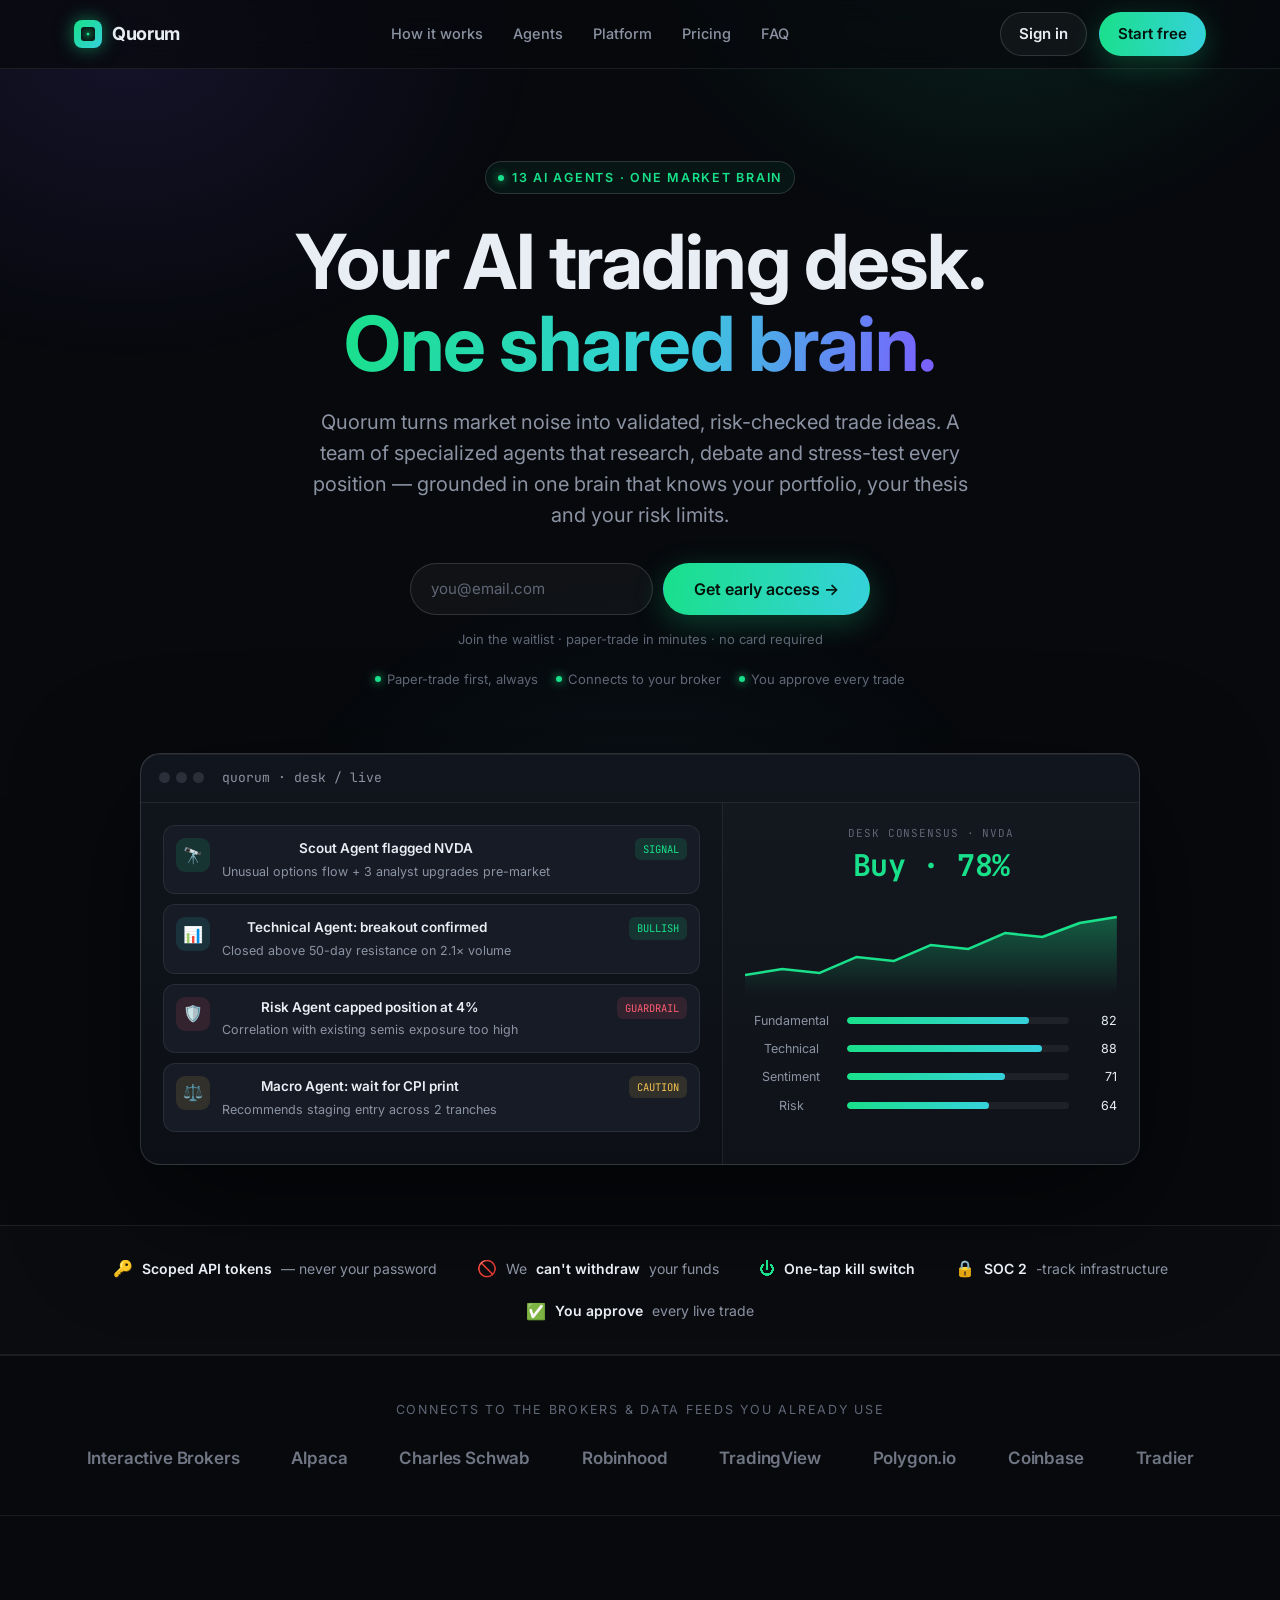
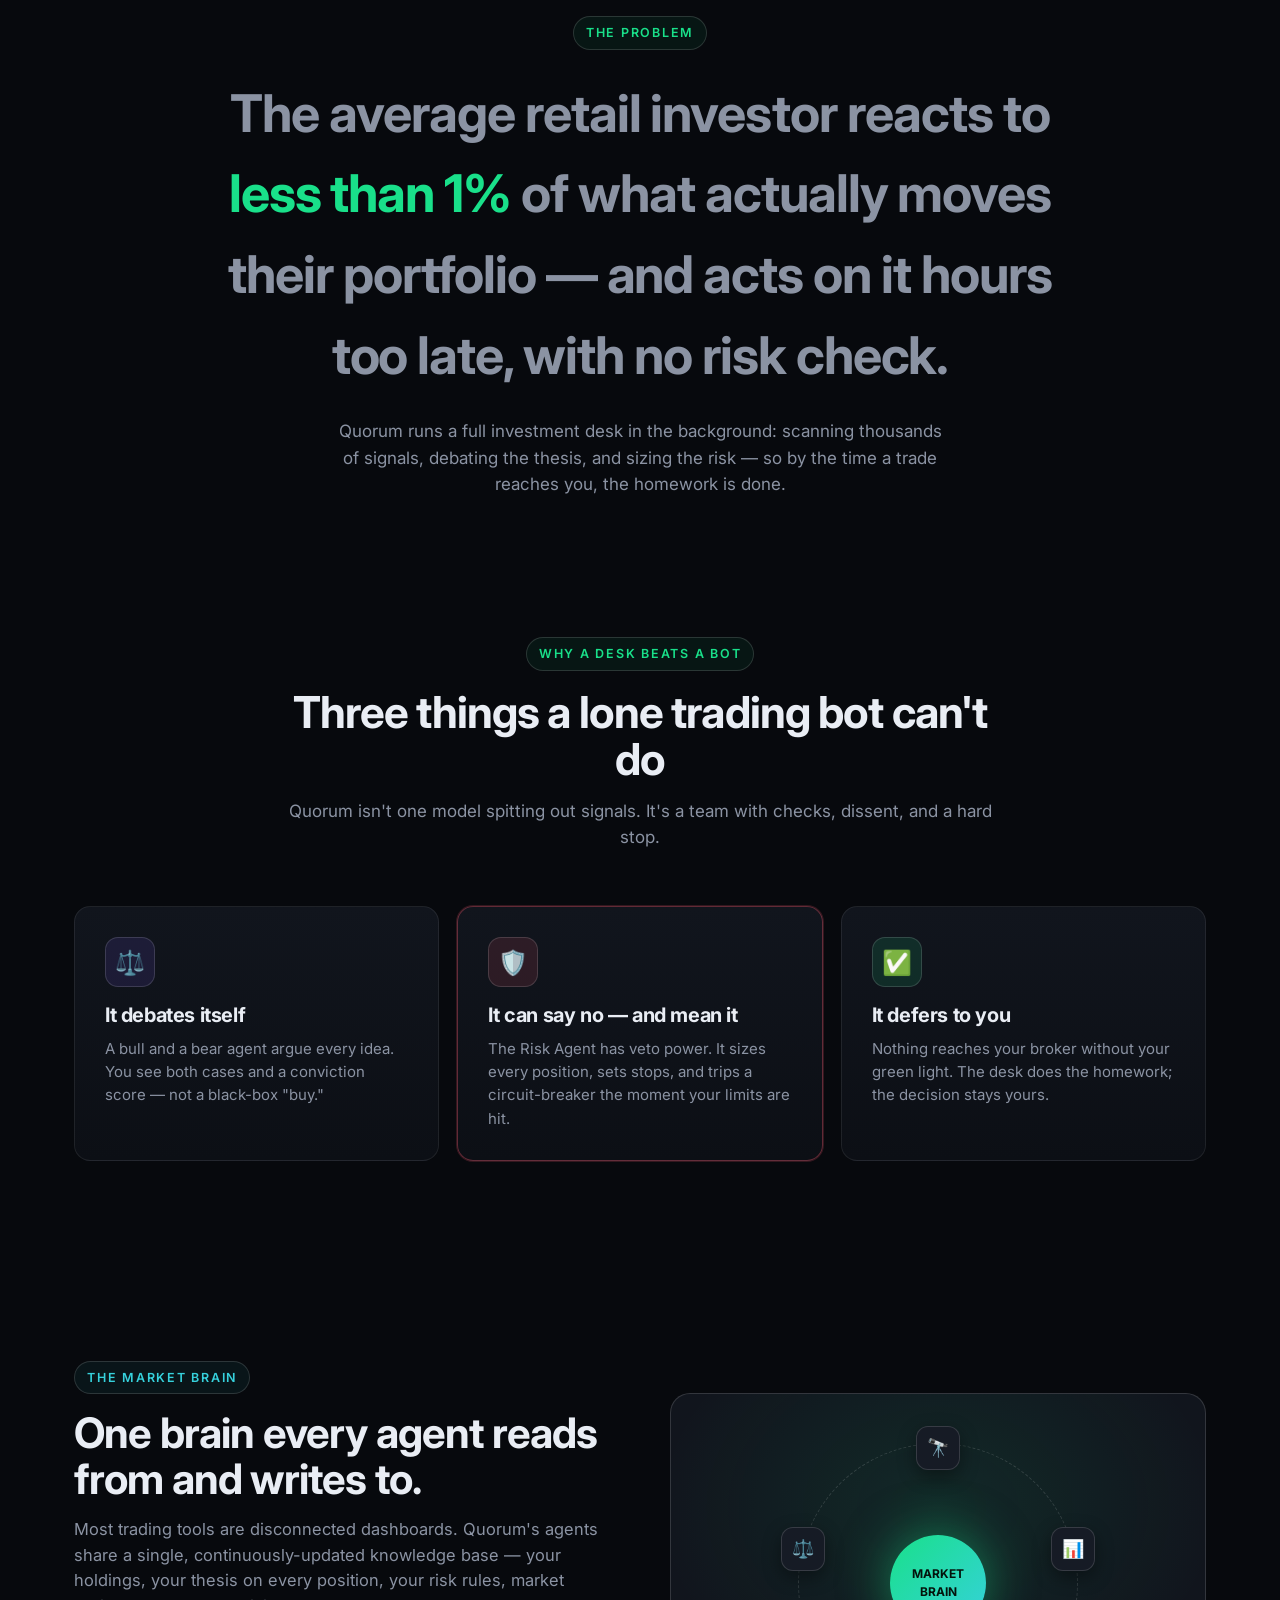
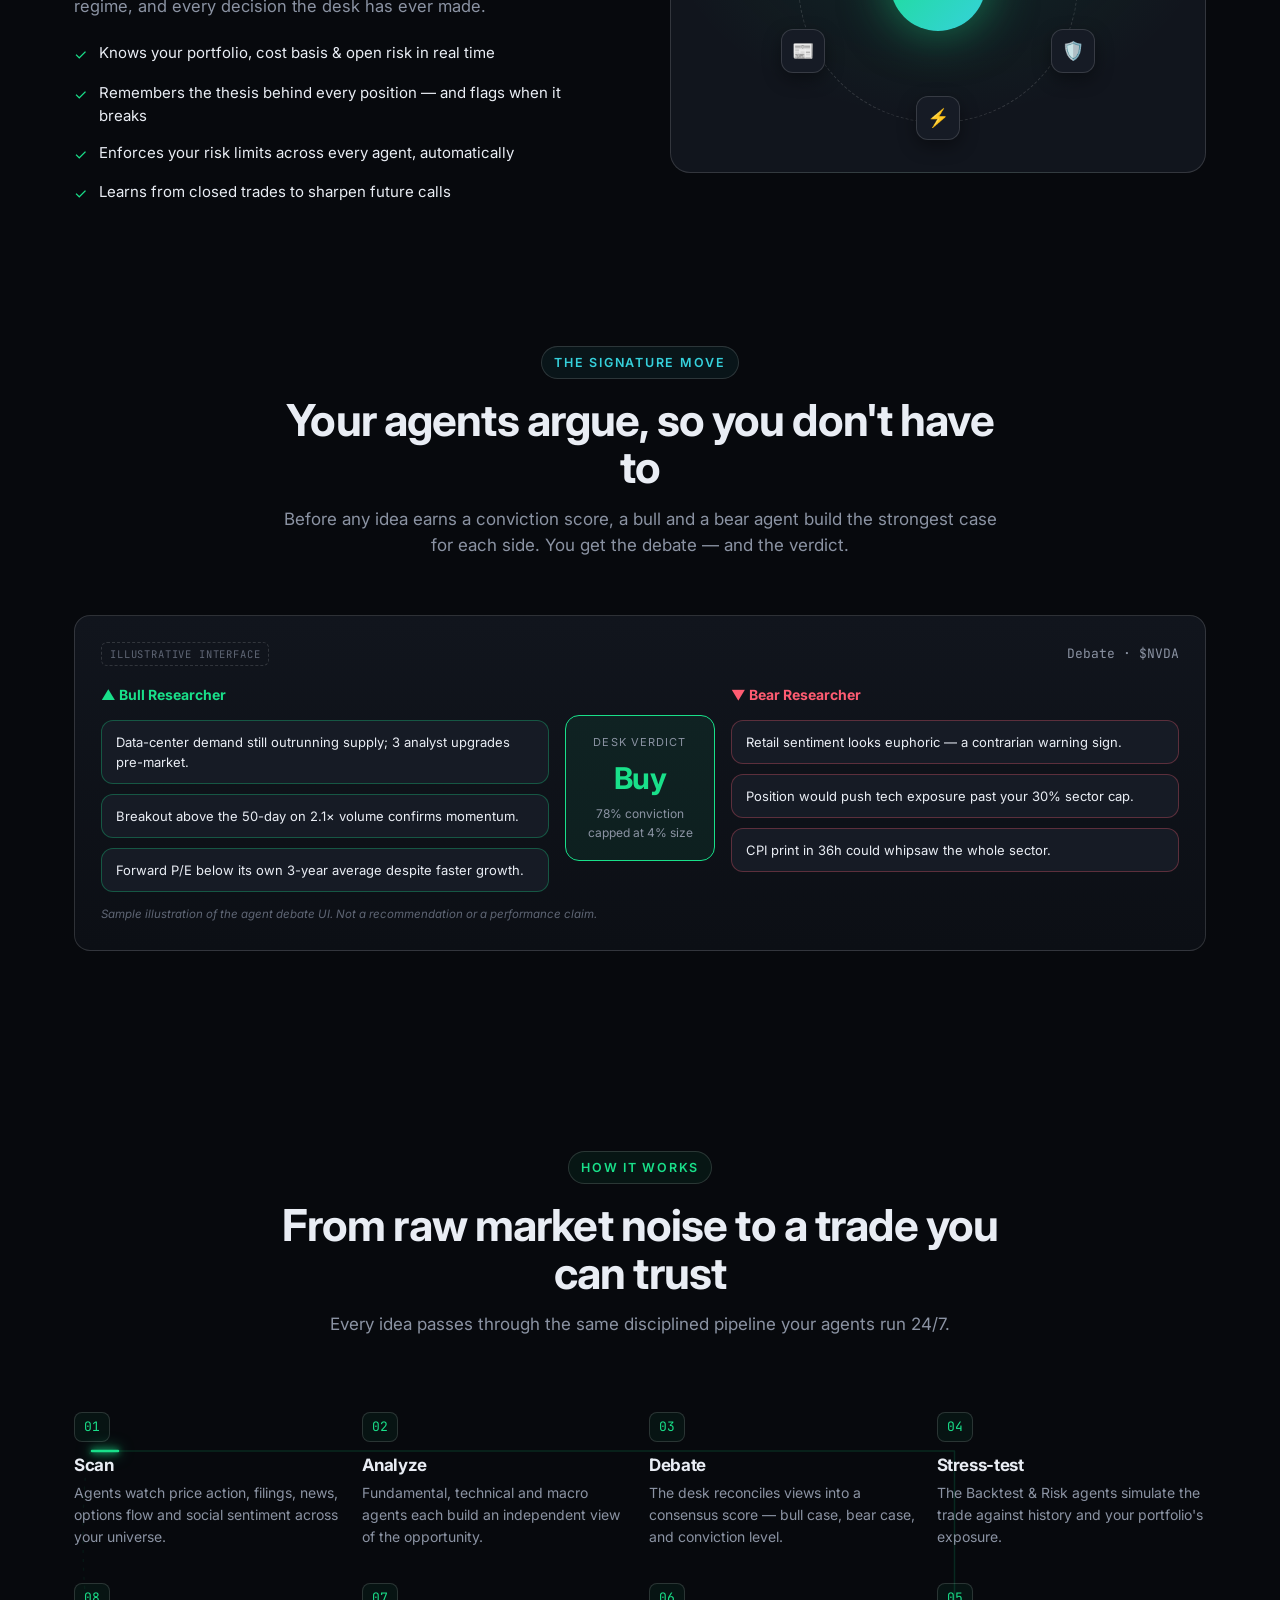
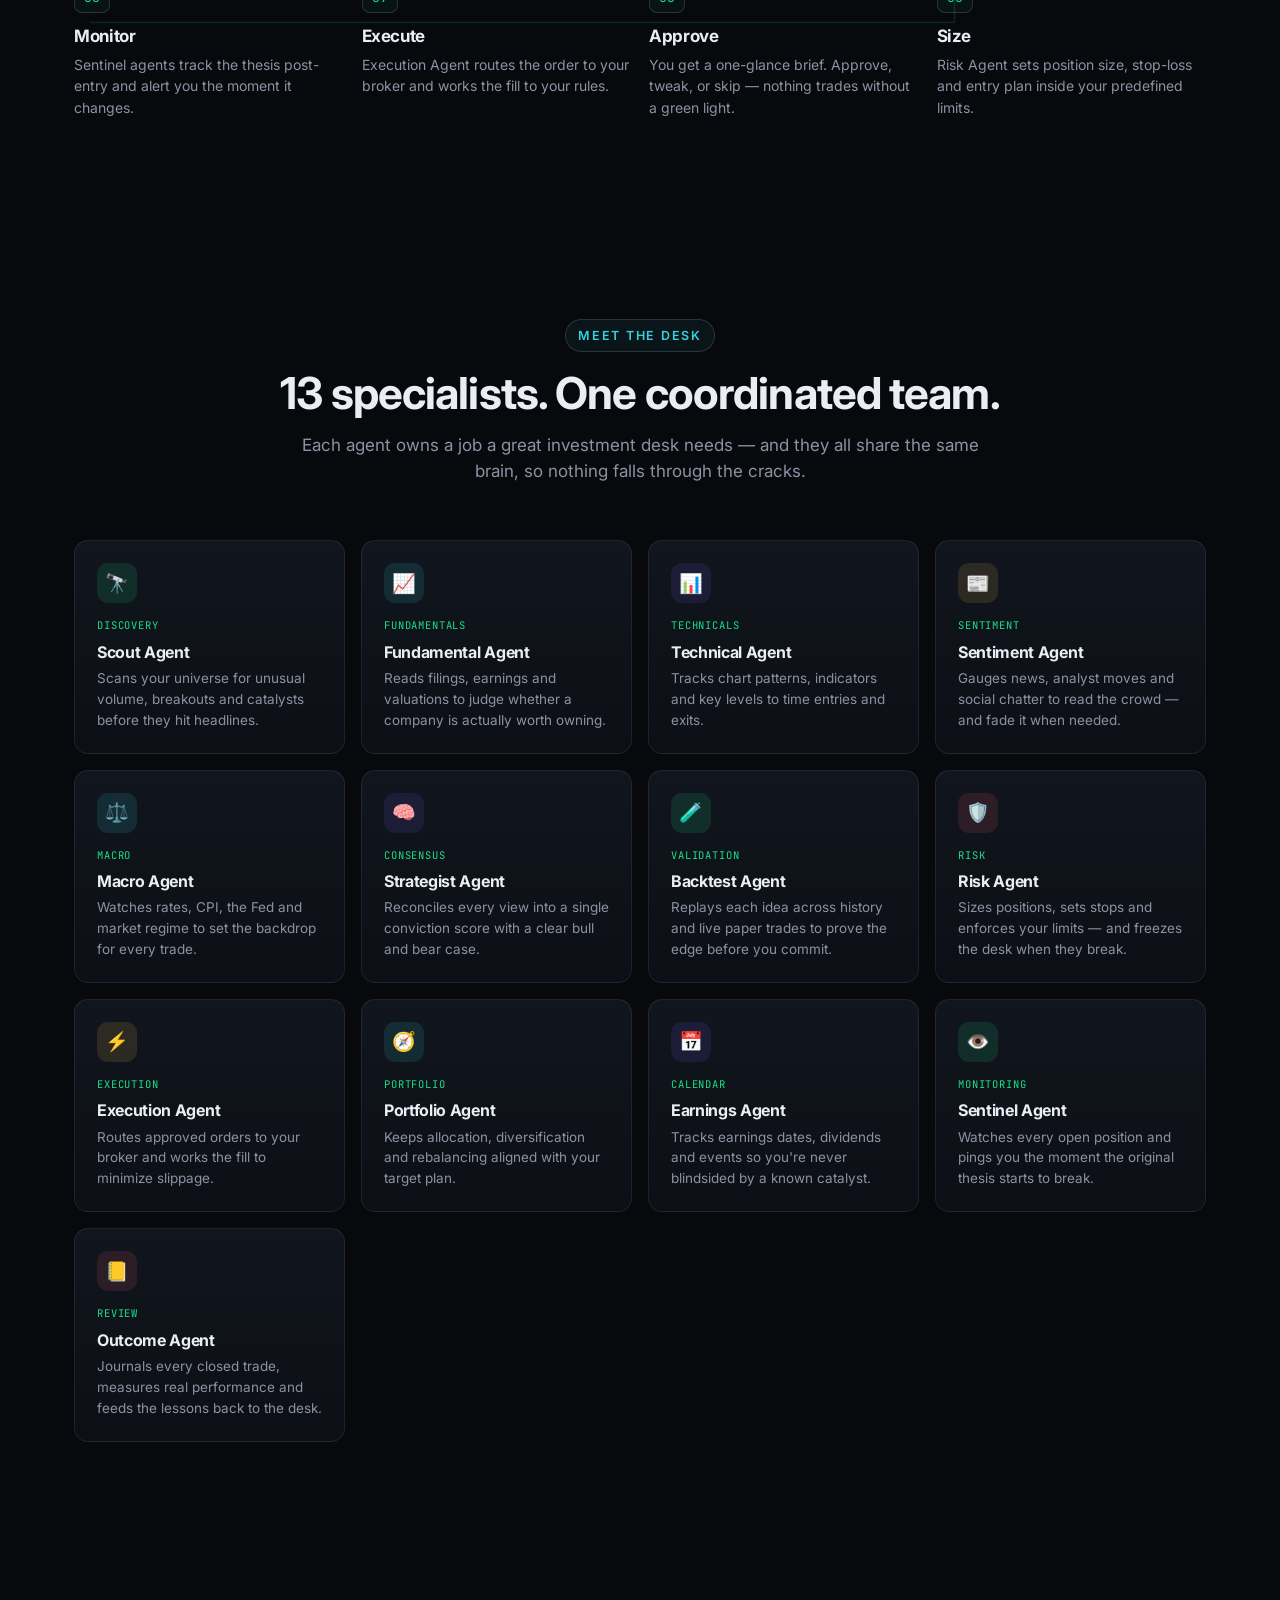
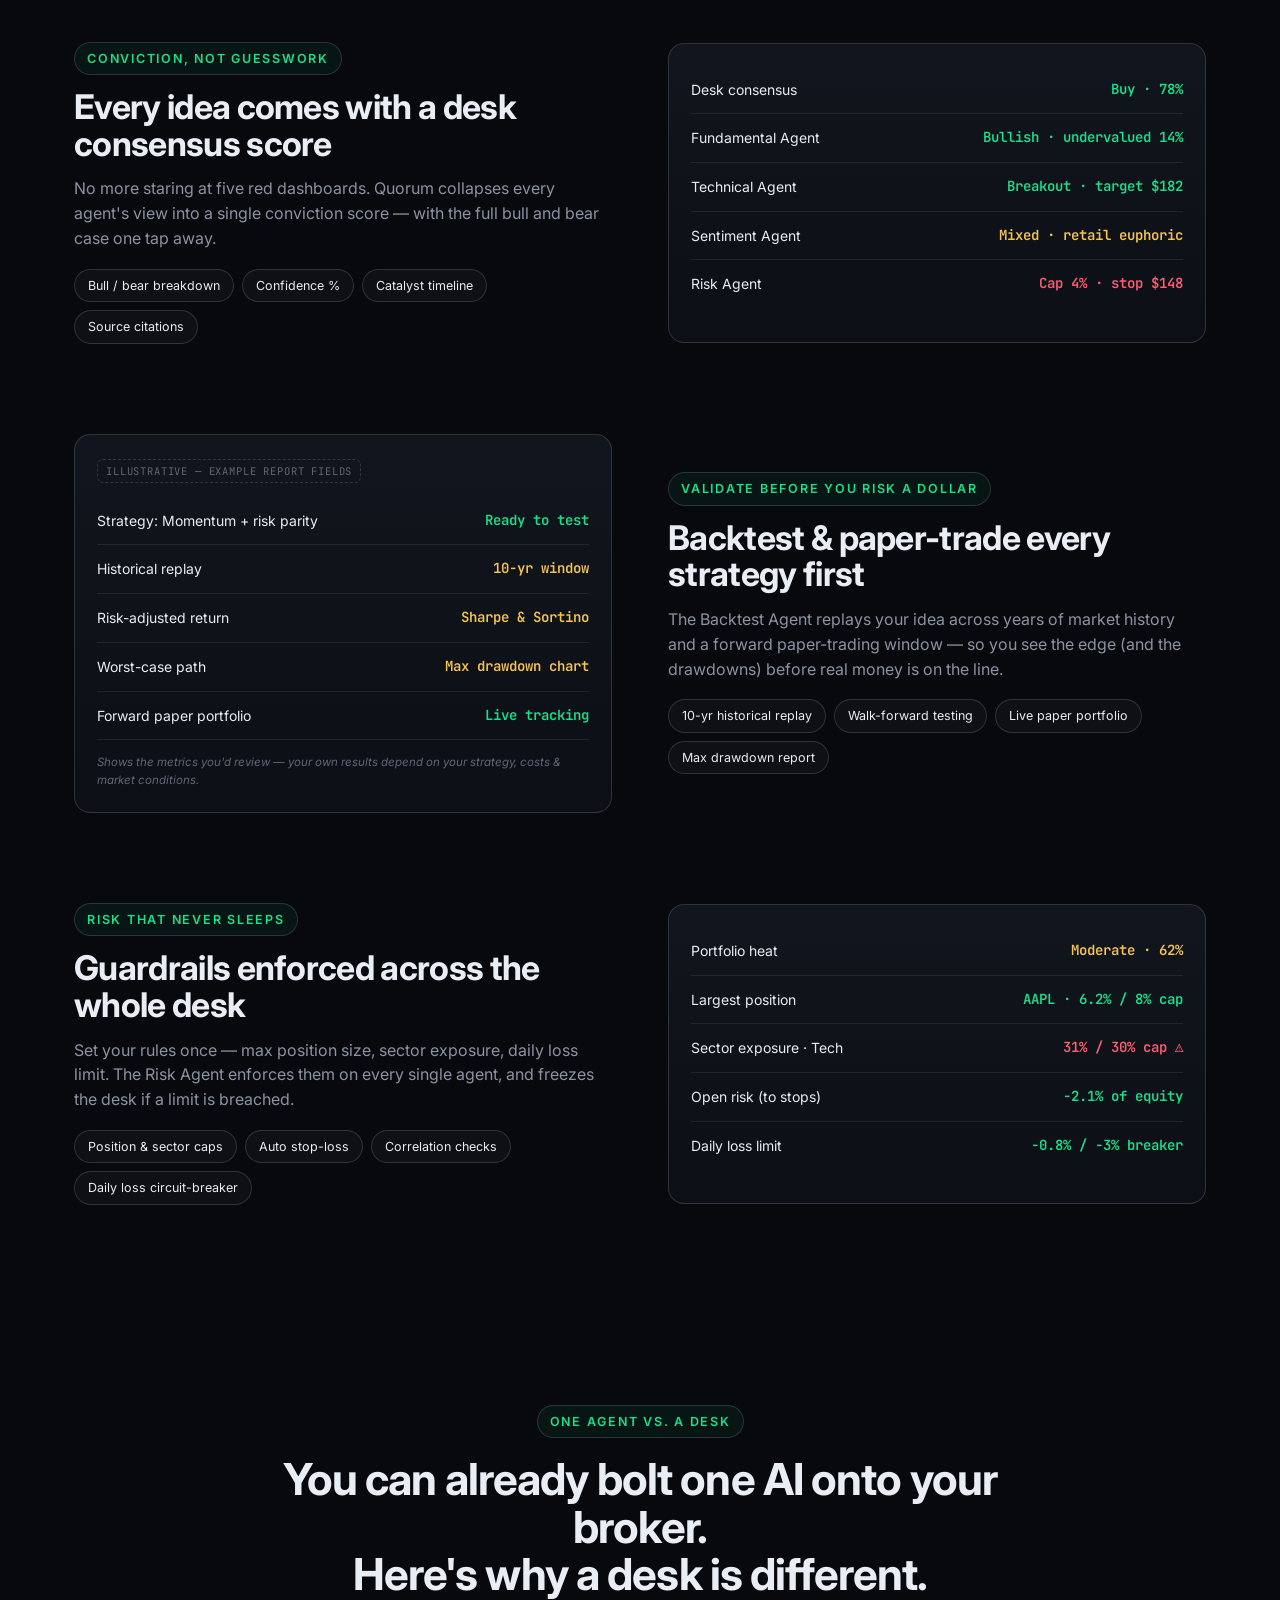
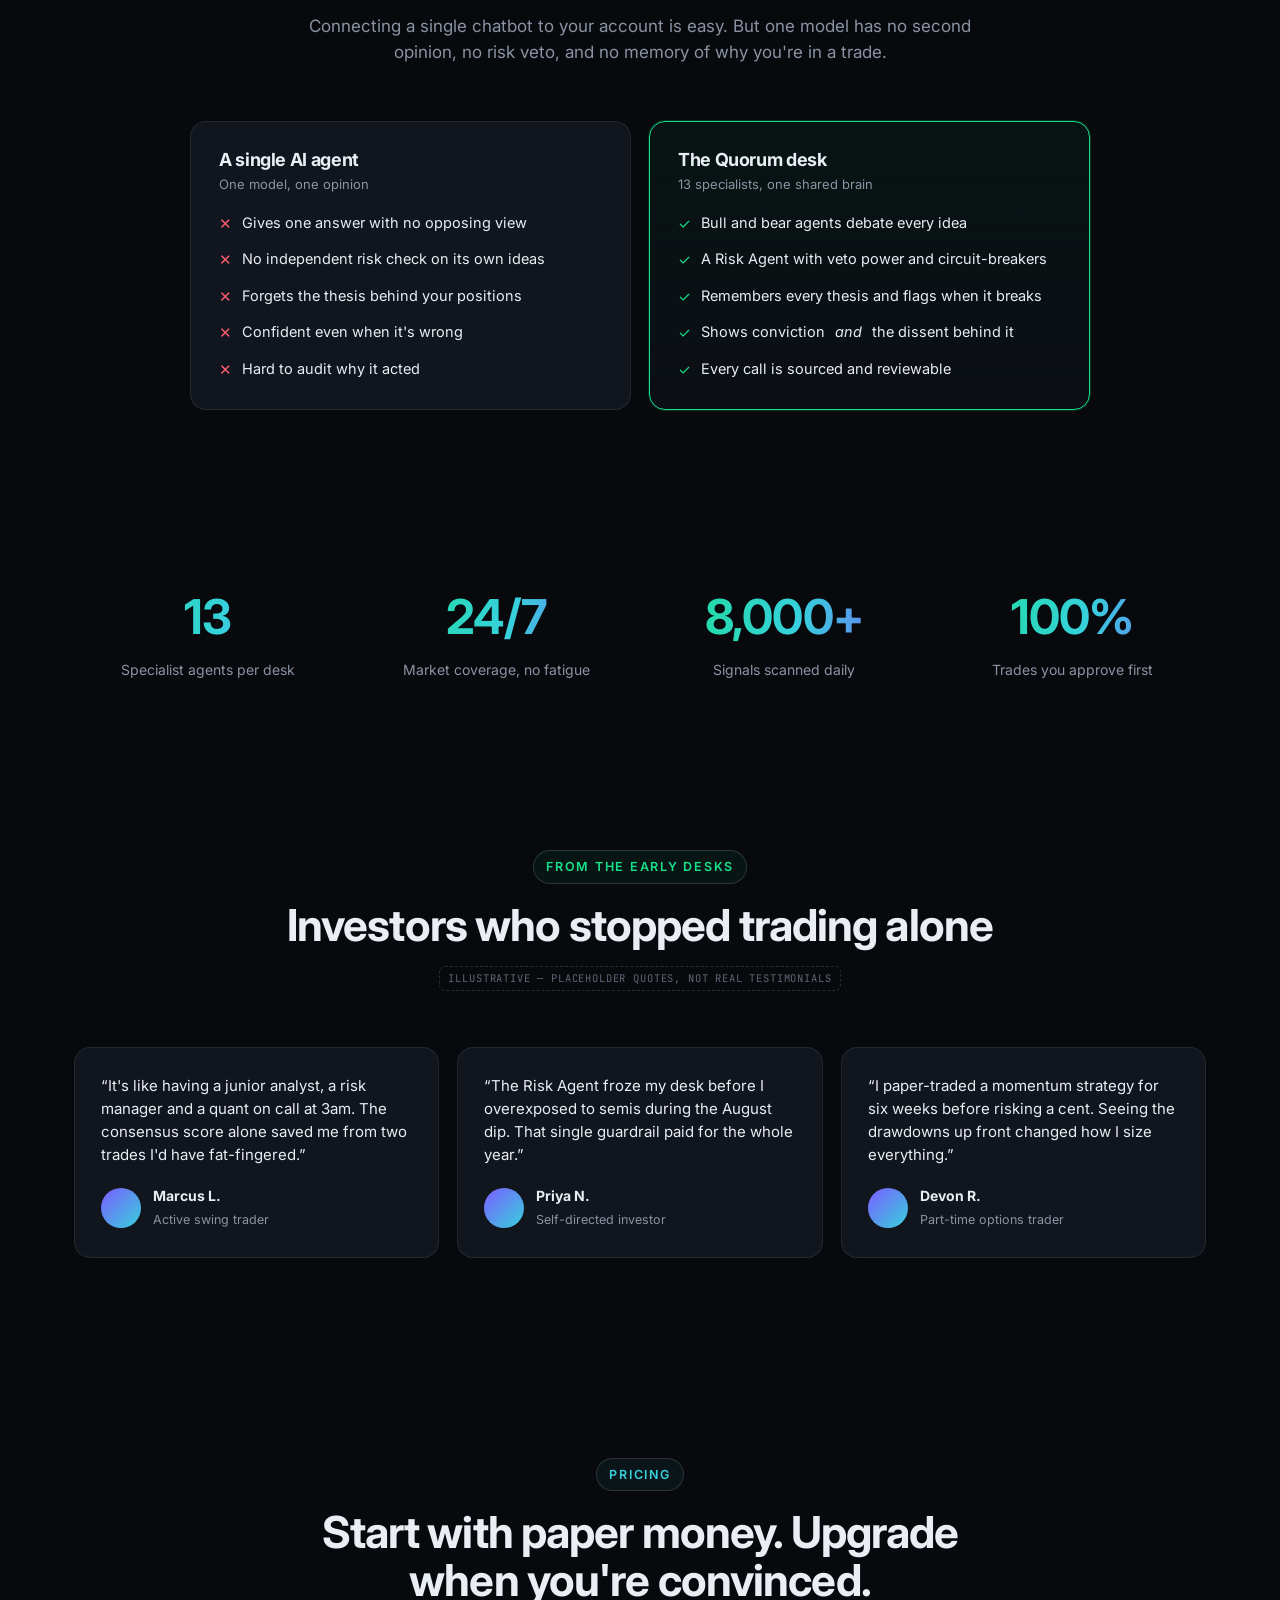
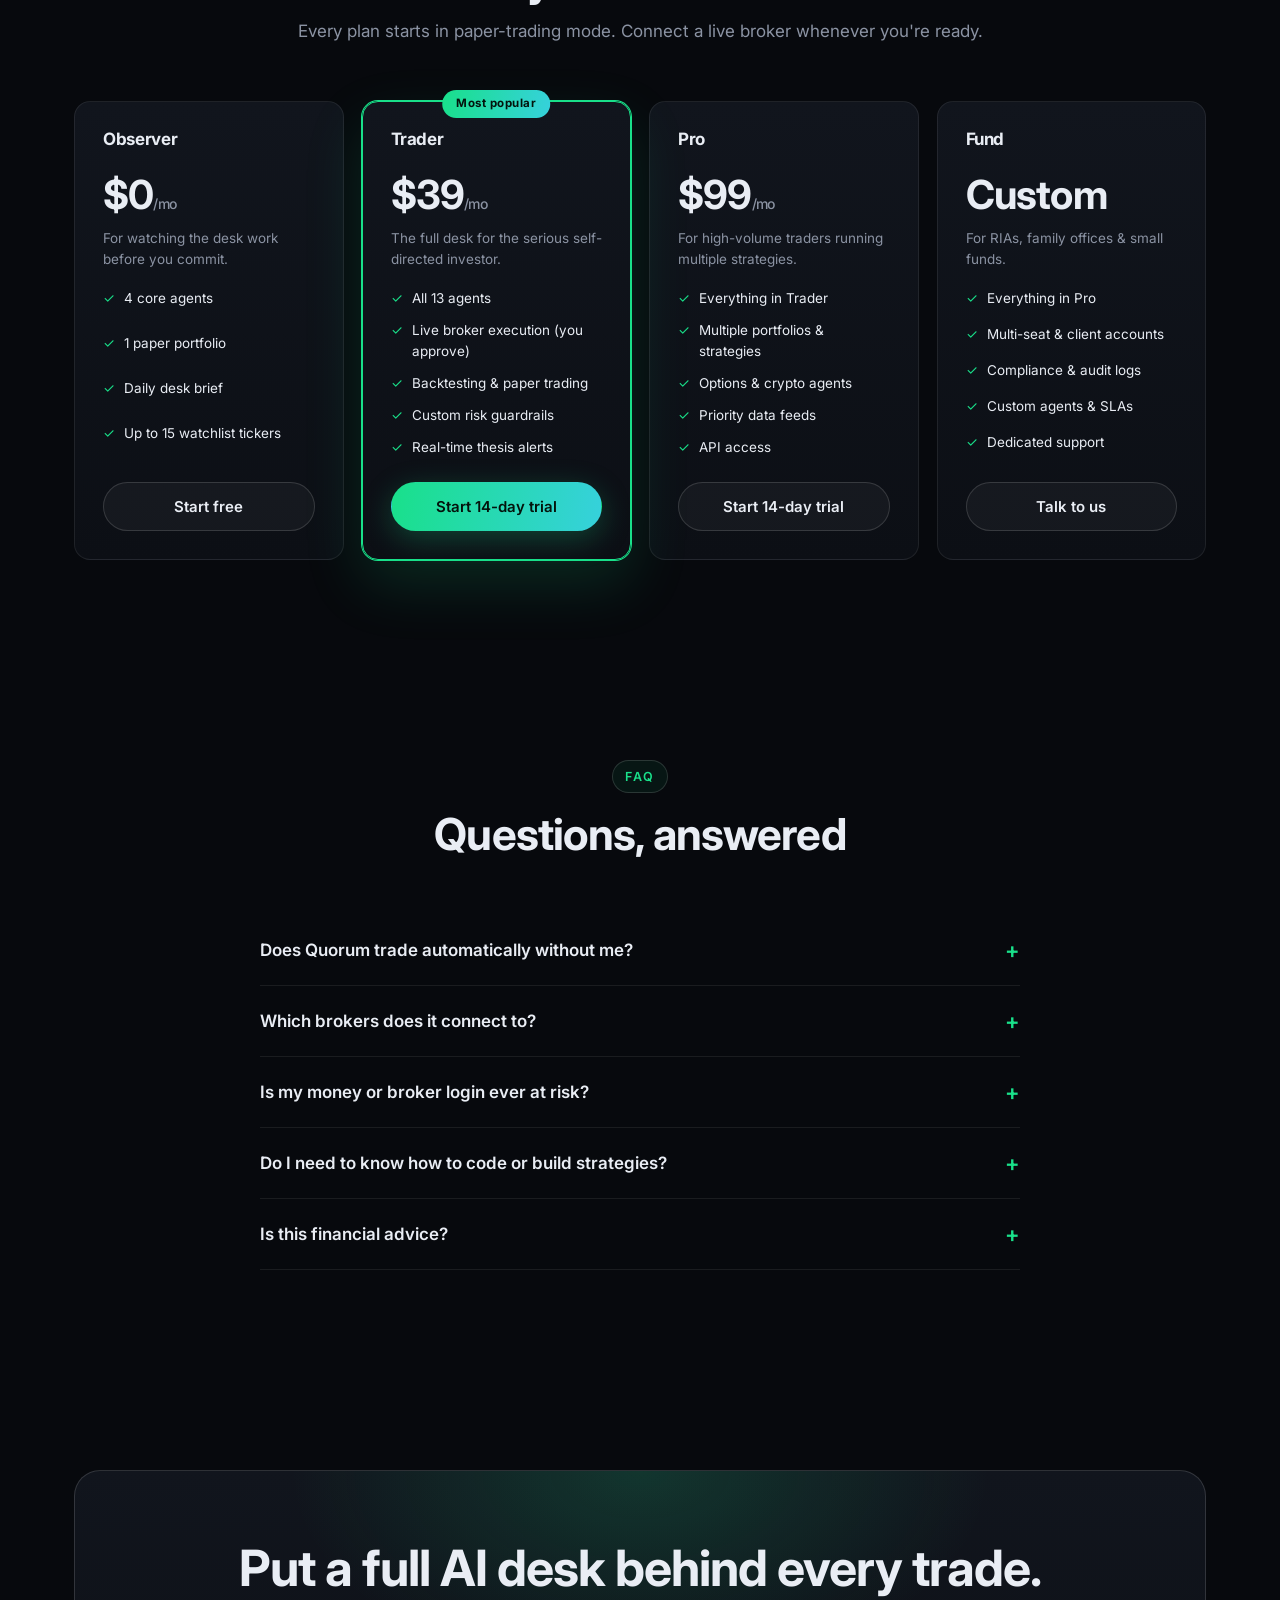
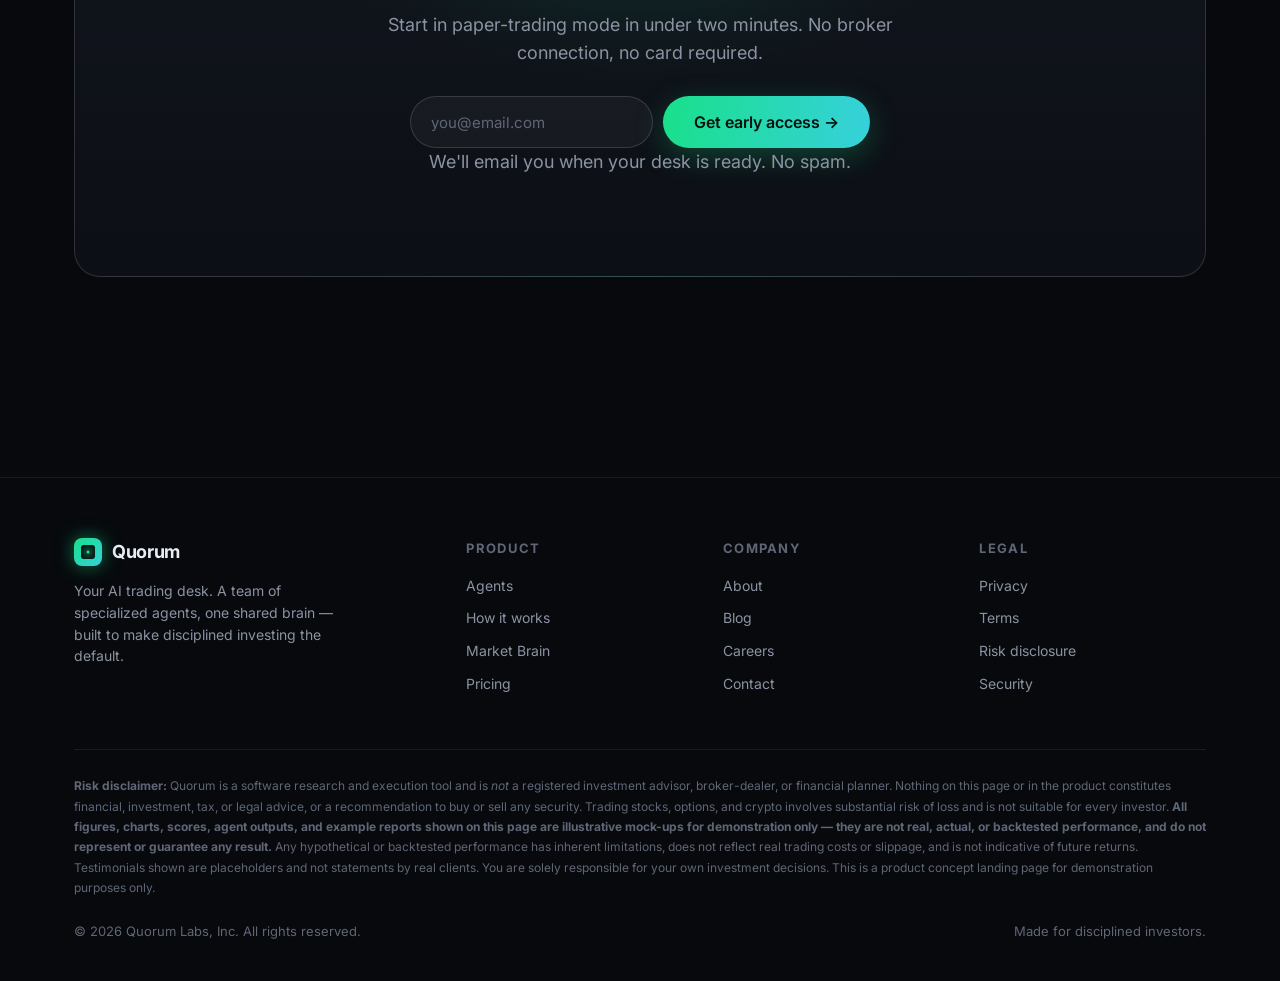
<file: index.html>
<!DOCTYPE html>
<html lang="en">
<head>
  <meta charset="UTF-8" />
  <meta name="viewport" content="width=device-width, initial-scale=1.0" />
  <title>Quorum — Your AI trading desk. One shared brain.</title>
  <meta name="description" content="Quorum is a team of specialized AI trading agents — research, technical, risk, execution and more — that share one Market Brain to find, validate and manage investment ideas before you risk a dollar." />
  <link rel="preconnect" href="https://fonts.googleapis.com" />
  <link rel="preconnect" href="https://fonts.gstatic.com" crossorigin />
  <link href="https://fonts.googleapis.com/css2?family=Inter:wght@400;500;600;700&family=JetBrains+Mono:wght@400;500;600&display=swap" rel="stylesheet" />
  <link rel="stylesheet" href="styles.css" />
</head>
<body>

  <!-- ===================== NAV ===================== -->
  <header class="nav">
    <div class="wrap nav-inner">
      <a href="#" class="logo"><span class="mark"></span> Quorum</a>
      <nav class="nav-links" id="navLinks">
        <a href="#how">How it works</a>
        <a href="#agents">Agents</a>
        <a href="#features">Platform</a>
        <a href="#pricing">Pricing</a>
        <a href="#faq">FAQ</a>
      </nav>
      <div class="nav-cta">
        <a href="#" class="btn btn-ghost" style="padding:9px 18px;">Sign in</a>
        <a href="#pricing" class="btn btn-primary" style="padding:9px 18px;">Start free</a>
        <button class="nav-toggle" id="navToggle" aria-label="Menu">☰</button>
      </div>
    </div>
  </header>

  <!-- ===================== HERO ===================== -->
  <section class="hero">
    <div class="wrap">
      <span class="eyebrow"><span class="dot"></span> 13 AI agents · one Market Brain</span>
      <h1>Your AI trading desk.<br /><span class="grad-text">One shared brain.</span></h1>
      <p class="lead">Quorum turns market noise into validated, risk-checked trade ideas. A team of specialized agents that research, debate and stress-test every position — grounded in one brain that knows your portfolio, your thesis and your risk limits.</p>
      <form class="capture" id="heroForm" novalidate>
        <input type="email" id="heroEmail" placeholder="you@email.com" aria-label="Email address" required />
        <button type="submit" class="btn btn-primary btn-lg">Get early access →</button>
      </form>
      <p class="capture-note">Join the waitlist · paper-trade in minutes · no card required</p>
      <div class="micro">
        <span><span class="dot"></span> Paper-trade first, always</span>
        <span><span class="dot"></span> Connects to your broker</span>
        <span><span class="dot"></span> You approve every trade</span>
      </div>

      <!-- Dashboard mock -->
      <div class="hero-mock reveal">
        <div class="mock-bar">
          <div class="dots"><i></i><i></i><i></i></div>
          <span class="title">quorum · desk / live</span>
        </div>
        <div class="mock-body">
          <div class="mock-left">
            <div class="feed-item">
              <div class="ico" style="background:rgba(25,224,138,0.12)">🔭</div>
              <div><h4>Scout Agent flagged NVDA</h4><p>Unusual options flow + 3 analyst upgrades pre-market</p></div>
              <span class="tag buy">SIGNAL</span>
            </div>
            <div class="feed-item" style="animation-delay:.1s">
              <div class="ico" style="background:rgba(54,209,220,0.12)">📊</div>
              <div><h4>Technical Agent: breakout confirmed</h4><p>Closed above 50-day resistance on 2.1× volume</p></div>
              <span class="tag buy">BULLISH</span>
            </div>
            <div class="feed-item" style="animation-delay:.2s">
              <div class="ico" style="background:rgba(255,92,114,0.12)">🛡️</div>
              <div><h4>Risk Agent capped position at 4%</h4><p>Correlation with existing semis exposure too high</p></div>
              <span class="tag risk">GUARDRAIL</span>
            </div>
            <div class="feed-item" style="animation-delay:.3s">
              <div class="ico" style="background:rgba(245,196,81,0.12)">⚖️</div>
              <div><h4>Macro Agent: wait for CPI print</h4><p>Recommends staging entry across 2 tranches</p></div>
              <span class="tag hold">CAUTION</span>
            </div>
          </div>
          <div class="mock-right">
            <div class="mini-stat">
              <div class="label">Desk consensus · NVDA</div>
              <div class="val up">Buy · 78%</div>
            </div>
            <div class="chart">
              <svg class="spark" viewBox="0 0 300 90" preserveAspectRatio="none">
                <defs><linearGradient id="g" x1="0" y1="0" x2="0" y2="1">
                  <stop offset="0%" stop-color="rgba(25,224,138,0.35)"/><stop offset="100%" stop-color="rgba(25,224,138,0)"/>
                </linearGradient></defs>
                <path d="M0,70 L30,64 L60,68 L90,52 L120,56 L150,40 L180,44 L210,28 L240,32 L270,18 L300,12"
                      fill="none" stroke="#19e08a" stroke-width="2.5"/>
                <path d="M0,70 L30,64 L60,68 L90,52 L120,56 L150,40 L180,44 L210,28 L240,32 L270,18 L300,12 L300,90 L0,90 Z" fill="url(#g)"/>
              </svg>
            </div>
            <div class="consensus">
              <div class="row"><span class="name">Fundamental</span><span class="bar"><i style="width:82%"></i></span><span class="pct">82</span></div>
              <div class="row"><span class="name">Technical</span><span class="bar"><i style="width:88%"></i></span><span class="pct">88</span></div>
              <div class="row"><span class="name">Sentiment</span><span class="bar"><i style="width:71%"></i></span><span class="pct">71</span></div>
              <div class="row"><span class="name">Risk</span><span class="bar"><i style="width:64%"></i></span><span class="pct">64</span></div>
            </div>
          </div>
        </div>
      </div>
    </div>
  </section>

  <!-- ===================== TRUST BAND ===================== -->
  <div class="trust">
    <div class="wrap trust-inner">
      <span class="trust-item"><span class="ti">🔑</span> <b>Scoped API tokens</b> — never your password</span>
      <span class="trust-item"><span class="ti">🚫</span> We <b>can't withdraw</b> your funds</span>
      <span class="trust-item"><span class="ti">⏻</span> <b>One-tap kill switch</b></span>
      <span class="trust-item"><span class="ti">🔒</span> <b>SOC 2</b>-track infrastructure</span>
      <span class="trust-item"><span class="ti">✅</span> <b>You approve</b> every live trade</span>
    </div>
  </div>

  <!-- ===================== BROKER STRIP ===================== -->
  <div class="strip">
    <div class="wrap">
      <p>Connects to the brokers &amp; data feeds you already use</p>
      <div class="logos">
        <span>Interactive Brokers</span><span>Alpaca</span><span>Charles Schwab</span>
        <span>Robinhood</span><span>TradingView</span><span>Polygon.io</span>
        <span>Coinbase</span><span>Tradier</span>
      </div>
    </div>
  </div>

  <!-- ===================== PROBLEM ===================== -->
  <section class="problem">
    <div class="wrap">
      <span class="eyebrow">The problem</span>
      <p class="big reveal" style="margin-top:24px;">The average retail investor reacts to <b>less than 1%</b> of what actually moves their portfolio — and acts on it hours too late, with no risk check.</p>
      <p class="reveal">Quorum runs a full investment desk in the background: scanning thousands of signals, debating the thesis, and sizing the risk — so by the time a trade reaches you, the homework is done.</p>
    </div>
  </section>

  <!-- ===================== PILLARS ===================== -->
  <section style="padding-top:40px;">
    <div class="wrap">
      <div class="section-head reveal">
        <span class="eyebrow">Why a desk beats a bot</span>
        <h2>Three things a lone trading bot can't do</h2>
        <p>Quorum isn't one model spitting out signals. It's a team with checks, dissent, and a hard stop.</p>
      </div>
      <div class="pillars">
        <div class="pillar reveal">
          <div class="ico-lg" style="background:rgba(124,92,255,0.12)">⚖️</div>
          <h3>It debates itself</h3>
          <p>A bull and a bear agent argue every idea. You see both cases and a conviction score — not a black-box "buy."</p>
        </div>
        <div class="pillar hero-pillar reveal">
          <div class="ico-lg" style="background:rgba(255,92,114,0.12)">🛡️</div>
          <h3>It can say no — and mean it</h3>
          <p>The Risk Agent has veto power. It sizes every position, sets stops, and trips a circuit-breaker the moment your limits are hit.</p>
        </div>
        <div class="pillar reveal">
          <div class="ico-lg" style="background:rgba(25,224,138,0.12)">✅</div>
          <h3>It defers to you</h3>
          <p>Nothing reaches your broker without your green light. The desk does the homework; the decision stays yours.</p>
        </div>
      </div>
    </div>
  </section>

  <!-- ===================== MARKET BRAIN ===================== -->
  <section id="features">
    <div class="wrap">
      <div class="brain">
        <div class="copy reveal">
          <span class="eyebrow alt">The Market Brain</span>
          <h2>One brain every agent reads from and writes to.</h2>
          <p>Most trading tools are disconnected dashboards. Quorum's agents share a single, continuously-updated knowledge base — your holdings, your thesis on every position, your risk rules, market regime, and every decision the desk has ever made.</p>
          <ul>
            <li><span class="chk">✓</span> Knows your portfolio, cost basis &amp; open risk in real time</li>
            <li><span class="chk">✓</span> Remembers the thesis behind every position — and flags when it breaks</li>
            <li><span class="chk">✓</span> Enforces your risk limits across every agent, automatically</li>
            <li><span class="chk">✓</span> Learns from closed trades to sharpen future calls</li>
          </ul>
        </div>
        <div class="brain-visual reveal">
          <div class="orbit">
            <div class="orbit-ring"></div>
            <div class="core">MARKET<br/>BRAIN</div>
            <div class="node" style="left:50%;top:-6%;transform:translateX(-50%)">🔭</div>
            <div class="node" style="right:-6%;top:30%">📊</div>
            <div class="node" style="right:-6%;bottom:18%">🛡️</div>
            <div class="node" style="left:50%;bottom:-6%;transform:translateX(-50%)">⚡</div>
            <div class="node" style="left:-6%;bottom:18%">📰</div>
            <div class="node" style="left:-6%;top:30%">⚖️</div>
          </div>
        </div>
      </div>
    </div>
  </section>

  <!-- ===================== DEBATE ===================== -->
  <section style="padding-top:40px;">
    <div class="wrap">
      <div class="section-head reveal">
        <span class="eyebrow alt">The signature move</span>
        <h2>Your agents argue, so you don't have to</h2>
        <p>Before any idea earns a conviction score, a bull and a bear agent build the strongest case for each side. You get the debate — and the verdict.</p>
      </div>
      <div class="debate-wrap reveal">
        <div style="display:flex;justify-content:space-between;align-items:center;margin-bottom:18px;flex-wrap:wrap;gap:8px;">
          <span class="illus" style="margin:0;">Illustrative interface</span>
          <span style="font-family:var(--mono);font-size:13px;color:var(--muted);">Debate · $NVDA</span>
        </div>
        <div class="debate-cols">
          <div class="debate-side">
            <div class="debate-head bull">▲ Bull Researcher</div>
            <div class="bubble bull">Data-center demand still outrunning supply; 3 analyst upgrades pre-market.</div>
            <div class="bubble bull">Breakout above the 50-day on 2.1× volume confirms momentum.</div>
            <div class="bubble bull">Forward P/E below its own 3-year average despite faster growth.</div>
          </div>
          <div class="debate-mid">
            <div class="verdict">
              <div class="vlabel">Desk verdict</div>
              <div class="vscore">Buy</div>
              <div class="vsub">78% conviction<br/>capped at 4% size</div>
            </div>
          </div>
          <div class="debate-side">
            <div class="debate-head bear">▼ Bear Researcher</div>
            <div class="bubble bear">Retail sentiment looks euphoric — a contrarian warning sign.</div>
            <div class="bubble bear">Position would push tech exposure past your 30% sector cap.</div>
            <div class="bubble bear">CPI print in 36h could whipsaw the whole sector.</div>
          </div>
        </div>
        <p class="illus-note">Sample illustration of the agent debate UI. Not a recommendation or a performance claim.</p>
      </div>
    </div>
  </section>

  <!-- ===================== HOW IT WORKS ===================== -->
  <section id="how">
    <div class="wrap">
      <div class="section-head reveal">
        <span class="eyebrow">How it works</span>
        <h2>From raw market noise to a trade you can trust</h2>
        <p>Every idea passes through the same disciplined pipeline your agents run 24/7.</p>
      </div>
      <div class="steps" id="stepsGrid">
        <svg class="flow" id="flowSvg" aria-hidden="true">
          <path id="flowReturn" class="flow-return"></path>
          <path id="flowBase" class="flow-base"></path>
          <path id="flowComet" class="flow-comet"></path>
        </svg>
        <div class="step reveal"><span class="num">01</span><h3>Scan</h3><p>Agents watch price action, filings, news, options flow and social sentiment across your universe.</p></div>
        <div class="step reveal"><span class="num">02</span><h3>Analyze</h3><p>Fundamental, technical and macro agents each build an independent view of the opportunity.</p></div>
        <div class="step reveal"><span class="num">03</span><h3>Debate</h3><p>The desk reconciles views into a consensus score — bull case, bear case, and conviction level.</p></div>
        <div class="step reveal"><span class="num">04</span><h3>Stress-test</h3><p>The Backtest &amp; Risk agents simulate the trade against history and your portfolio's exposure.</p></div>
        <div class="step reveal"><span class="num">05</span><h3>Size</h3><p>Risk Agent sets position size, stop-loss and entry plan inside your predefined limits.</p></div>
        <div class="step reveal"><span class="num">06</span><h3>Approve</h3><p>You get a one-glance brief. Approve, tweak, or skip — nothing trades without a green light.</p></div>
        <div class="step reveal"><span class="num">07</span><h3>Execute</h3><p>Execution Agent routes the order to your broker and works the fill to your rules.</p></div>
        <div class="step reveal"><span class="num">08</span><h3>Monitor</h3><p>Sentinel agents track the thesis post-entry and alert you the moment it changes.</p></div>
      </div>
    </div>
  </section>

  <!-- ===================== AGENTS ===================== -->
  <section id="agents">
    <div class="wrap">
      <div class="section-head reveal">
        <span class="eyebrow alt">Meet the desk</span>
        <h2>13 specialists. One coordinated team.</h2>
        <p>Each agent owns a job a great investment desk needs — and they all share the same brain, so nothing falls through the cracks.</p>
      </div>
      <div class="agent-grid" id="agentGrid"></div>
    </div>
  </section>

  <!-- ===================== FEATURE DEEP DIVES ===================== -->
  <section>
    <div class="wrap">
      <!-- Feature 1 -->
      <div class="feature reveal">
        <div class="feat-copy">
          <span class="eyebrow">Conviction, not guesswork</span>
          <h3>Every idea comes with a desk consensus score</h3>
          <p>No more staring at five red dashboards. Quorum collapses every agent's view into a single conviction score — with the full bull and bear case one tap away.</p>
          <div class="pills"><span class="pill">Bull / bear breakdown</span><span class="pill">Confidence %</span><span class="pill">Catalyst timeline</span><span class="pill">Source citations</span></div>
        </div>
        <div class="feat-visual">
          <div class="kv"><span>Desk consensus</span><span class="up">Buy · 78%</span></div>
          <div class="kv"><span>Fundamental Agent</span><span class="up">Bullish · undervalued 14%</span></div>
          <div class="kv"><span>Technical Agent</span><span class="up">Breakout · target $182</span></div>
          <div class="kv"><span>Sentiment Agent</span><span class="neutral">Mixed · retail euphoric</span></div>
          <div class="kv"><span>Risk Agent</span><span class="down">Cap 4% · stop $148</span></div>
        </div>
      </div>

      <!-- Feature 2 -->
      <div class="feature reverse reveal">
        <div class="feat-copy">
          <span class="eyebrow">Validate before you risk a dollar</span>
          <h3>Backtest &amp; paper-trade every strategy first</h3>
          <p>The Backtest Agent replays your idea across years of market history and a forward paper-trading window — so you see the edge (and the drawdowns) before real money is on the line.</p>
          <div class="pills"><span class="pill">10-yr historical replay</span><span class="pill">Walk-forward testing</span><span class="pill">Live paper portfolio</span><span class="pill">Max drawdown report</span></div>
        </div>
        <div class="feat-visual">
          <span class="illus">Illustrative — example report fields</span>
          <div class="kv"><span>Strategy: Momentum + risk parity</span><span class="up">Ready to test</span></div>
          <div class="kv"><span>Historical replay</span><span class="neutral">10-yr window</span></div>
          <div class="kv"><span>Risk-adjusted return</span><span class="neutral">Sharpe &amp; Sortino</span></div>
          <div class="kv"><span>Worst-case path</span><span class="neutral">Max drawdown chart</span></div>
          <div class="kv"><span>Forward paper portfolio</span><span class="up">Live tracking</span></div>
          <p class="illus-note">Shows the metrics you'd review — your own results depend on your strategy, costs &amp; market conditions.</p>
        </div>
      </div>

      <!-- Feature 3 -->
      <div class="feature reveal">
        <div class="feat-copy">
          <span class="eyebrow">Risk that never sleeps</span>
          <h3>Guardrails enforced across the whole desk</h3>
          <p>Set your rules once — max position size, sector exposure, daily loss limit. The Risk Agent enforces them on every single agent, and freezes the desk if a limit is breached.</p>
          <div class="pills"><span class="pill">Position &amp; sector caps</span><span class="pill">Auto stop-loss</span><span class="pill">Correlation checks</span><span class="pill">Daily loss circuit-breaker</span></div>
        </div>
        <div class="feat-visual">
          <div class="kv"><span>Portfolio heat</span><span class="neutral">Moderate · 62%</span></div>
          <div class="kv"><span>Largest position</span><span class="up">AAPL · 6.2% / 8% cap</span></div>
          <div class="kv"><span>Sector exposure · Tech</span><span class="down">31% / 30% cap ⚠</span></div>
          <div class="kv"><span>Open risk (to stops)</span><span class="up">−2.1% of equity</span></div>
          <div class="kv"><span>Daily loss limit</span><span class="up">−0.8% / −3% breaker</span></div>
        </div>
      </div>
    </div>
  </section>

  <!-- ===================== WHY NOT ONE AI ===================== -->
  <section>
    <div class="wrap">
      <div class="section-head reveal">
        <span class="eyebrow">One agent vs. a desk</span>
        <h2>You can already bolt one AI onto your broker.<br/>Here's why a desk is different.</h2>
        <p>Connecting a single chatbot to your account is easy. But one model has no second opinion, no risk veto, and no memory of why you're in a trade.</p>
      </div>
      <div class="compare">
        <div class="compare-card reveal">
          <h3>A single AI agent</h3>
          <div class="sub">One model, one opinion</div>
          <ul>
            <li><span class="m x">✕</span> Gives one answer with no opposing view</li>
            <li><span class="m x">✕</span> No independent risk check on its own ideas</li>
            <li><span class="m x">✕</span> Forgets the thesis behind your positions</li>
            <li><span class="m x">✕</span> Confident even when it's wrong</li>
            <li><span class="m x">✕</span> Hard to audit why it acted</li>
          </ul>
        </div>
        <div class="compare-card good reveal">
          <h3>The Quorum desk</h3>
          <div class="sub">13 specialists, one shared brain</div>
          <ul>
            <li><span class="m c">✓</span> Bull and bear agents debate every idea</li>
            <li><span class="m c">✓</span> A Risk Agent with veto power and circuit-breakers</li>
            <li><span class="m c">✓</span> Remembers every thesis and flags when it breaks</li>
            <li><span class="m c">✓</span> Shows conviction <em>and</em> the dissent behind it</li>
            <li><span class="m c">✓</span> Every call is sourced and reviewable</li>
          </ul>
        </div>
      </div>
    </div>
  </section>

  <!-- ===================== STATS BAND ===================== -->
  <section style="padding:70px 0;">
    <div class="wrap">
      <div class="stats-band">
        <div class="stat reveal"><div class="n grad-text">13</div><div class="l">Specialist agents per desk</div></div>
        <div class="stat reveal"><div class="n grad-text">24/7</div><div class="l">Market coverage, no fatigue</div></div>
        <div class="stat reveal"><div class="n grad-text">8,000+</div><div class="l">Signals scanned daily</div></div>
        <div class="stat reveal"><div class="n grad-text">100%</div><div class="l">Trades you approve first</div></div>
      </div>
    </div>
  </section>

  <!-- ===================== TESTIMONIALS ===================== -->
  <section>
    <div class="wrap">
      <div class="section-head reveal">
        <span class="eyebrow">From the early desks</span>
        <h2>Investors who stopped trading alone</h2>
        <p><span class="illus" style="margin:0;">Illustrative — placeholder quotes, not real testimonials</span></p>
      </div>
      <div class="quotes">
        <div class="quote reveal">
          <p>“It's like having a junior analyst, a risk manager and a quant on call at 3am. The consensus score alone saved me from two trades I'd have fat-fingered.”</p>
          <div class="who"><span class="av"></span><div><b>Marcus L.</b><small>Active swing trader</small></div></div>
        </div>
        <div class="quote reveal">
          <p>“The Risk Agent froze my desk before I overexposed to semis during the August dip. That single guardrail paid for the whole year.”</p>
          <div class="who"><span class="av"></span><div><b>Priya N.</b><small>Self-directed investor</small></div></div>
        </div>
        <div class="quote reveal">
          <p>“I paper-traded a momentum strategy for six weeks before risking a cent. Seeing the drawdowns up front changed how I size everything.”</p>
          <div class="who"><span class="av"></span><div><b>Devon R.</b><small>Part-time options trader</small></div></div>
        </div>
      </div>
    </div>
  </section>

  <!-- ===================== PRICING ===================== -->
  <section id="pricing">
    <div class="wrap">
      <div class="section-head reveal">
        <span class="eyebrow alt">Pricing</span>
        <h2>Start with paper money. Upgrade when you're convinced.</h2>
        <p>Every plan starts in paper-trading mode. Connect a live broker whenever you're ready.</p>
      </div>
      <div class="pricing">
        <div class="plan reveal">
          <h3>Observer</h3>
          <div class="price">$0<small>/mo</small></div>
          <div class="desc">For watching the desk work before you commit.</div>
          <ul>
            <li><span class="chk">✓</span> 4 core agents</li>
            <li><span class="chk">✓</span> 1 paper portfolio</li>
            <li><span class="chk">✓</span> Daily desk brief</li>
            <li><span class="chk">✓</span> Up to 15 watchlist tickers</li>
          </ul>
          <a href="#" class="btn btn-ghost">Start free</a>
        </div>
        <div class="plan featured reveal">
          <span class="badge">Most popular</span>
          <h3>Trader</h3>
          <div class="price">$39<small>/mo</small></div>
          <div class="desc">The full desk for the serious self-directed investor.</div>
          <ul>
            <li><span class="chk">✓</span> All 13 agents</li>
            <li><span class="chk">✓</span> Live broker execution (you approve)</li>
            <li><span class="chk">✓</span> Backtesting &amp; paper trading</li>
            <li><span class="chk">✓</span> Custom risk guardrails</li>
            <li><span class="chk">✓</span> Real-time thesis alerts</li>
          </ul>
          <a href="#" class="btn btn-primary">Start 14-day trial</a>
        </div>
        <div class="plan reveal">
          <h3>Pro</h3>
          <div class="price">$99<small>/mo</small></div>
          <div class="desc">For high-volume traders running multiple strategies.</div>
          <ul>
            <li><span class="chk">✓</span> Everything in Trader</li>
            <li><span class="chk">✓</span> Multiple portfolios &amp; strategies</li>
            <li><span class="chk">✓</span> Options &amp; crypto agents</li>
            <li><span class="chk">✓</span> Priority data feeds</li>
            <li><span class="chk">✓</span> API access</li>
          </ul>
          <a href="#" class="btn btn-ghost">Start 14-day trial</a>
        </div>
        <div class="plan reveal">
          <h3>Fund</h3>
          <div class="price">Custom</div>
          <div class="desc">For RIAs, family offices &amp; small funds.</div>
          <ul>
            <li><span class="chk">✓</span> Everything in Pro</li>
            <li><span class="chk">✓</span> Multi-seat &amp; client accounts</li>
            <li><span class="chk">✓</span> Compliance &amp; audit logs</li>
            <li><span class="chk">✓</span> Custom agents &amp; SLAs</li>
            <li><span class="chk">✓</span> Dedicated support</li>
          </ul>
          <a href="#" class="btn btn-ghost">Talk to us</a>
        </div>
      </div>
    </div>
  </section>

  <!-- ===================== FAQ ===================== -->
  <section id="faq">
    <div class="wrap">
      <div class="section-head reveal">
        <span class="eyebrow">FAQ</span>
        <h2>Questions, answered</h2>
      </div>
      <div class="faq" id="faq">
        <div class="faq-item">
          <button class="faq-q">Does Quorum trade automatically without me? <span class="plus">+</span></button>
          <div class="faq-a"><div>No — by default every trade requires your approval. Quorum does the research, builds the consensus and sizes the risk, then presents a brief for you to approve, edit, or skip. You can optionally enable rules-based auto-execution for specific strategies, always inside your risk limits.</div></div>
        </div>
        <div class="faq-item">
          <button class="faq-q">Which brokers does it connect to? <span class="plus">+</span></button>
          <div class="faq-a"><div>Quorum integrates with major brokers including Interactive Brokers, Alpaca, Charles Schwab, Robinhood and Tradier, plus data feeds like Polygon.io and TradingView. You can also run entirely in paper-trading mode with no broker connected.</div></div>
        </div>
        <div class="faq-item">
          <button class="faq-q">Is my money or broker login ever at risk? <span class="plus">+</span></button>
          <div class="faq-a"><div>Quorum connects through read/trade API tokens with scoped permissions — we never see or store your broker password, and we can't withdraw funds. You can revoke access at any time, and the Risk Agent's circuit-breakers add a second layer of protection.</div></div>
        </div>
        <div class="faq-item">
          <button class="faq-q">Do I need to know how to code or build strategies? <span class="plus">+</span></button>
          <div class="faq-a"><div>Not at all. The agents come with battle-tested default strategies. As you get comfortable you can tune risk rules, build custom strategies and backtest them — all without writing code (the Pro plan adds an API for those who want it).</div></div>
        </div>
        <div class="faq-item">
          <button class="faq-q">Is this financial advice? <span class="plus">+</span></button>
          <div class="faq-a"><div>No. Quorum is a research and execution tool, not a registered investment advisor. Its agents provide analysis and surface ideas, but all decisions — and all responsibility for them — remain yours. See the disclaimer below.</div></div>
        </div>
      </div>
    </div>
  </section>

  <!-- ===================== FINAL CTA ===================== -->
  <section>
    <div class="wrap">
      <div class="final reveal">
        <h2>Put a full AI desk behind every trade.</h2>
        <p>Start in paper-trading mode in under two minutes. No broker connection, no card required.</p>
        <form class="capture" id="finalForm" novalidate>
          <input type="email" id="finalEmail" placeholder="you@email.com" aria-label="Email address" required />
          <button type="submit" class="btn btn-primary btn-lg">Get early access →</button>
        </form>
        <p class="capture-note">We'll email you when your desk is ready. No spam.</p>
      </div>
    </div>
  </section>

  <!-- ===================== FOOTER ===================== -->
  <footer>
    <div class="wrap">
      <div class="foot-top">
        <div>
          <a href="#" class="logo"><span class="mark"></span> Quorum</a>
          <p>Your AI trading desk. A team of specialized agents, one shared brain — built to make disciplined investing the default.</p>
        </div>
        <div class="foot-col">
          <h5>Product</h5>
          <a href="#agents">Agents</a><a href="#how">How it works</a><a href="#features">Market Brain</a><a href="#pricing">Pricing</a>
        </div>
        <div class="foot-col">
          <h5>Company</h5>
          <a href="#">About</a><a href="#">Blog</a><a href="#">Careers</a><a href="#">Contact</a>
        </div>
        <div class="foot-col">
          <h5>Legal</h5>
          <a href="#">Privacy</a><a href="#">Terms</a><a href="#">Risk disclosure</a><a href="#">Security</a>
        </div>
      </div>
      <p class="disclaimer">
        <strong>Risk disclaimer:</strong> Quorum is a software research and execution tool and is <em>not</em> a registered investment advisor, broker-dealer, or financial planner. Nothing on this page or in the product constitutes financial, investment, tax, or legal advice, or a recommendation to buy or sell any security. Trading stocks, options, and crypto involves substantial risk of loss and is not suitable for every investor. <strong>All figures, charts, scores, agent outputs, and example reports shown on this page are illustrative mock-ups for demonstration only — they are not real, actual, or backtested performance, and do not represent or guarantee any result.</strong> Any hypothetical or backtested performance has inherent limitations, does not reflect real trading costs or slippage, and is not indicative of future returns. Testimonials shown are placeholders and not statements by real clients. You are solely responsible for your own investment decisions. This is a product concept landing page for demonstration purposes only.
      </p>
      <div class="foot-bottom">
        <span>© 2026 Quorum Labs, Inc. All rights reserved.</span>
        <span>Made for disciplined investors.</span>
      </div>
    </div>
  </footer>

  <script src="script.js"></script>
</body>
</html>
</file>
<file: styles.css>
/* ===========================================================
   Quorum — AI trading desk landing page
   Dark fintech design system
   =========================================================== */

:root {
  --bg:        #07090d;
  --bg-soft:   #0c0f15;
  --panel:     #11151d;
  --panel-2:   #161b25;
  --border:    rgba(255, 255, 255, 0.08);
  --border-2:  rgba(255, 255, 255, 0.14);
  --text:      #e9edf4;
  --muted:     #8b93a3;
  --muted-2:   #5f6675;
  --accent:    #19e08a;   /* signal green */
  --accent-2:  #36d1dc;   /* teal */
  --accent-3:  #7c5cff;   /* violet */
  --danger:    #ff5c72;
  --gold:      #f5c451;
  --radius:    16px;
  --radius-sm: 10px;
  --maxw:      1180px;
  --font: "Inter", -apple-system, BlinkMacSystemFont, "Segoe UI", Roboto, Helvetica, Arial, sans-serif;
  --mono: "JetBrains Mono", "SF Mono", ui-monospace, Menlo, monospace;
}

* { box-sizing: border-box; margin: 0; padding: 0; }

html { scroll-behavior: smooth; }

body {
  font-family: var(--font);
  background: var(--bg);
  color: var(--text);
  line-height: 1.55;
  -webkit-font-smoothing: antialiased;
  overflow-x: hidden;
}

/* Ambient background glow */
body::before {
  content: "";
  position: fixed;
  inset: 0;
  background:
    radial-gradient(620px 520px at 78% -8%, rgba(25, 224, 138, 0.13), transparent 60%),
    radial-gradient(680px 540px at 10% 4%, rgba(124, 92, 255, 0.12), transparent 60%),
    radial-gradient(700px 700px at 50% 110%, rgba(54, 209, 220, 0.08), transparent 60%);
  pointer-events: none;
  z-index: 0;
}

a { color: inherit; text-decoration: none; }
img { max-width: 100%; display: block; }

.wrap { width: 100%; max-width: var(--maxw); margin: 0 auto; padding: 0 24px; position: relative; z-index: 1; }

/* ---------- Typography helpers ---------- */
.eyebrow {
  display: inline-flex; align-items: center; gap: 8px;
  font-size: 12.5px; font-weight: 600; letter-spacing: 0.14em;
  text-transform: uppercase; color: var(--accent);
  padding: 6px 12px; border: 1px solid var(--border-2);
  border-radius: 100px; background: rgba(25, 224, 138, 0.06);
}
.eyebrow.alt { color: var(--accent-2); background: rgba(54, 209, 220, 0.06); }

h1, h2, h3 { line-height: 1.08; letter-spacing: -0.02em; font-weight: 700; }

.section-head { max-width: 720px; margin: 0 auto 56px; text-align: center; }
.section-head h2 { font-size: clamp(28px, 4vw, 44px); margin: 18px 0 14px; }
.section-head p { color: var(--muted); font-size: 17px; }

.grad-text {
  background: linear-gradient(100deg, var(--accent) 0%, var(--accent-2) 55%, var(--accent-3) 100%);
  -webkit-background-clip: text; background-clip: text; color: transparent;
}

section { padding: 100px 0; position: relative; }

/* ---------- Buttons ---------- */
.btn {
  display: inline-flex; align-items: center; justify-content: center; gap: 8px;
  font-family: var(--font); font-size: 15px; font-weight: 600;
  padding: 12px 22px; border-radius: 100px; cursor: pointer;
  border: 1px solid transparent; transition: transform .15s ease, box-shadow .2s ease, background .2s;
  white-space: nowrap;
}
.btn-primary {
  background: linear-gradient(100deg, var(--accent), var(--accent-2));
  color: #04130c; box-shadow: 0 8px 30px rgba(25, 224, 138, 0.25);
}
.btn-primary:hover { transform: translateY(-2px); box-shadow: 0 12px 38px rgba(25, 224, 138, 0.38); }
.btn-ghost { background: rgba(255,255,255,0.04); color: var(--text); border-color: var(--border-2); }
.btn-ghost:hover { background: rgba(255,255,255,0.09); transform: translateY(-2px); }
.btn-lg { padding: 15px 30px; font-size: 16px; }

/* ---------- Nav ---------- */
header.nav {
  position: sticky; top: 0; z-index: 50;
  backdrop-filter: blur(14px);
  background: rgba(7, 9, 13, 0.72);
  border-bottom: 1px solid var(--border);
}
.nav-inner { display: flex; align-items: center; justify-content: space-between; height: 68px; }
.logo { display: flex; align-items: center; gap: 10px; font-weight: 700; font-size: 18px; letter-spacing: -0.02em; }
.logo .mark {
  width: 28px; height: 28px; border-radius: 8px; position: relative;
  background: linear-gradient(135deg, var(--accent), var(--accent-2));
  box-shadow: 0 0 18px rgba(25,224,138,0.5);
}
.logo .mark::after {
  content: ""; position: absolute; inset: 7px;
  border-radius: 3px; background: var(--bg);
}
.logo .mark::before {
  content: ""; position: absolute; left: 50%; top: 50%; width: 3px; height: 3px;
  background: var(--accent); border-radius: 50%; transform: translate(-50%,-50%); z-index: 2;
  box-shadow: 0 0 8px 2px var(--accent);
}
.nav-links { display: flex; align-items: center; gap: 30px; }
.nav-links a { color: var(--muted); font-size: 14.5px; font-weight: 500; transition: color .15s; }
.nav-links a:hover { color: var(--text); }
.nav-cta { display: flex; align-items: center; gap: 12px; }
.nav-toggle { display: none; background: none; border: 0; color: var(--text); cursor: pointer; }

/* ---------- Hero ---------- */
.hero { padding: 92px 0 60px; text-align: center; }
.hero h1 { font-size: clamp(38px, 6.4vw, 76px); margin: 26px 0 22px; }
.hero p.lead { font-size: clamp(17px, 2vw, 20px); color: var(--muted); max-width: 680px; margin: 0 auto 32px; }
.hero .cta-row { display: flex; gap: 14px; justify-content: center; flex-wrap: wrap; }
.hero .micro { margin-top: 20px; color: var(--muted-2); font-size: 13px; display: flex; gap: 18px; justify-content: center; flex-wrap: wrap; }
.hero .micro span { display: inline-flex; align-items: center; gap: 6px; }
.dot { width: 6px; height: 6px; border-radius: 50%; background: var(--accent); box-shadow: 0 0 8px var(--accent); }

/* Hero dashboard mock */
.hero-mock {
  margin: 64px auto 0; max-width: 1000px;
  border: 1px solid var(--border-2); border-radius: 20px;
  background: linear-gradient(180deg, var(--panel), var(--bg-soft));
  box-shadow: 0 40px 120px rgba(0,0,0,0.6), inset 0 1px 0 rgba(255,255,255,0.05);
  overflow: hidden;
}
.mock-bar { display: flex; align-items: center; gap: 8px; padding: 14px 18px; border-bottom: 1px solid var(--border); }
.mock-bar .dots { display: flex; gap: 6px; }
.mock-bar .dots i { width: 11px; height: 11px; border-radius: 50%; display: inline-block; background: #2a2f3a; }
.mock-bar .title { margin-left: 10px; font-size: 13px; color: var(--muted); font-family: var(--mono); }
.mock-body { display: grid; grid-template-columns: 1.4fr 1fr; gap: 0; min-height: 360px; }
.mock-left { padding: 22px; border-right: 1px solid var(--border); }
.mock-right { padding: 22px; background: rgba(255,255,255,0.012); }

.feed-item { display: flex; gap: 12px; padding: 12px; border-radius: 12px; margin-bottom: 10px; background: var(--panel-2); border: 1px solid var(--border); animation: rise .6s ease both; }
.feed-item .ico { width: 34px; height: 34px; border-radius: 9px; flex: none; display: grid; place-items: center; font-size: 16px; }
.feed-item h4 { font-size: 13.5px; font-weight: 600; margin-bottom: 3px; }
.feed-item p { font-size: 12.5px; color: var(--muted); }
.feed-item .tag { margin-left: auto; font-size: 10.5px; font-family: var(--mono); padding: 3px 8px; border-radius: 6px; align-self: flex-start; }
.tag.buy { color: var(--accent); background: rgba(25,224,138,0.12); }
.tag.hold { color: var(--gold); background: rgba(245,196,81,0.12); }
.tag.risk { color: var(--danger); background: rgba(255,92,114,0.12); }

.mini-stat { font-family: var(--mono); }
.mini-stat .label { font-size: 11px; color: var(--muted-2); text-transform: uppercase; letter-spacing: .08em; }
.mini-stat .val { font-size: 30px; font-weight: 700; letter-spacing: -0.02em; }
.mini-stat .val.up { color: var(--accent); }
.chart { height: 90px; margin: 16px 0; }
.spark { width: 100%; height: 100%; }
.consensus { margin-top: 8px; }
.consensus .row { display: flex; align-items: center; gap: 10px; font-size: 12.5px; margin-bottom: 9px; }
.consensus .row .name { width: 92px; color: var(--muted); }
.bar { flex: 1; height: 7px; border-radius: 6px; background: rgba(255,255,255,0.06); overflow: hidden; }
.bar i { display: block; height: 100%; border-radius: 6px; background: linear-gradient(90deg, var(--accent), var(--accent-2)); }
.consensus .row .pct { width: 38px; text-align: right; color: var(--text); }

/* ---------- Logo / broker strip ---------- */
.strip { padding: 44px 0; border-top: 1px solid var(--border); border-bottom: 1px solid var(--border); }
.strip p { text-align: center; color: var(--muted-2); font-size: 12.5px; letter-spacing: .14em; text-transform: uppercase; margin-bottom: 26px; }
.logos { display: flex; flex-wrap: wrap; gap: 38px 52px; justify-content: center; align-items: center; }
.logos span { color: var(--muted); font-weight: 600; font-size: 17px; opacity: .8; letter-spacing: -0.01em; transition: opacity .2s, color .2s; }
.logos span:hover { opacity: 1; color: var(--text); }

/* ---------- Problem banner ---------- */
.problem { text-align: center; }
.problem .big {
  font-size: clamp(30px, 4.6vw, 52px); font-weight: 700; letter-spacing: -0.02em;
  max-width: 900px; margin: 0 auto;
}
.problem .big b { color: var(--accent); }
.problem p { color: var(--muted); margin-top: 22px; font-size: 17px; max-width: 620px; margin-left: auto; margin-right: auto; }

/* ---------- Generic grid cards ---------- */
.grid { display: grid; gap: 18px; }
.cols-3 { grid-template-columns: repeat(3, 1fr); }
.cols-4 { grid-template-columns: repeat(4, 1fr); }
.cols-2 { grid-template-columns: repeat(2, 1fr); }

.card {
  background: linear-gradient(180deg, var(--panel), var(--bg-soft));
  border: 1px solid var(--border); border-radius: var(--radius);
  padding: 26px; transition: transform .2s ease, border-color .2s, box-shadow .2s;
}
.card:hover { transform: translateY(-4px); border-color: var(--border-2); box-shadow: 0 18px 50px rgba(0,0,0,0.4); }
.card .ico-lg { width: 46px; height: 46px; border-radius: 12px; display: grid; place-items: center; font-size: 22px; margin-bottom: 18px; border: 1px solid var(--border-2); }
.card h3 { font-size: 18px; margin-bottom: 9px; }
.card p { color: var(--muted); font-size: 14.5px; }

/* ---------- Brain section ---------- */
.brain { display: grid; grid-template-columns: 1fr 1fr; gap: 60px; align-items: center; }
.brain .copy h2 { font-size: clamp(28px, 4vw, 42px); margin: 16px 0 16px; }
.brain .copy p { color: var(--muted); font-size: 16.5px; margin-bottom: 22px; }
.brain ul { list-style: none; display: grid; gap: 14px; }
.brain ul li { display: flex; gap: 12px; align-items: flex-start; font-size: 15px; }
.brain ul li .chk { color: var(--accent); flex: none; margin-top: 2px; }
.brain-visual {
  border: 1px solid var(--border-2); border-radius: 20px; padding: 30px;
  background: radial-gradient(400px 300px at 50% 30%, rgba(25,224,138,0.10), transparent 70%), var(--panel);
  position: relative; min-height: 380px; display: grid; place-items: center;
}
.orbit { position: relative; width: 280px; height: 280px; }
.core {
  position: absolute; left: 50%; top: 50%; transform: translate(-50%,-50%);
  width: 96px; height: 96px; border-radius: 50%;
  background: linear-gradient(135deg, var(--accent), var(--accent-2));
  display: grid; place-items: center; text-align: center; font-weight: 700; font-size: 12px; color: #04130c;
  box-shadow: 0 0 50px rgba(25,224,138,0.5); z-index: 3;
}
.orbit-ring { position: absolute; inset: 0; border: 1px dashed var(--border-2); border-radius: 50%; animation: spin 28s linear infinite; }
.node {
  position: absolute; width: 44px; height: 44px; border-radius: 12px;
  background: var(--panel-2); border: 1px solid var(--border-2);
  display: grid; place-items: center; font-size: 18px;
  box-shadow: 0 6px 18px rgba(0,0,0,0.4);
}

/* ---------- How it works ---------- */
.steps { counter-reset: step; display: grid; grid-template-columns: repeat(4, 1fr); gap: 18px; }
.step { position: relative; padding-top: 18px; }
.step .num {
  font-family: var(--mono); font-size: 13px; color: var(--accent);
  border: 1px solid var(--border-2); border-radius: 8px; padding: 4px 9px; display: inline-block; margin-bottom: 14px;
  background: rgba(25,224,138,0.05);
}
.step h3 { font-size: 17px; margin-bottom: 8px; }
.step p { color: var(--muted); font-size: 14px; }
/* Serpentine flow on the 4-col desktop layout: bottom row reversed so the path
   snakes — 05 sits under 04, 08 sits under 01. (nth-child is +1 due to the <svg>.) */
@media (min-width: 981px) {
  .steps .step:nth-child(6) { grid-column: 4; grid-row: 2; }  /* 05 */
  .steps .step:nth-child(7) { grid-column: 3; grid-row: 2; }  /* 06 */
  .steps .step:nth-child(8) { grid-column: 2; grid-row: 2; }  /* 07 */
  .steps .step:nth-child(9) { grid-column: 1; grid-row: 2; }  /* 08 */
}

/* ---------- Agents ---------- */
.agent-grid { display: grid; grid-template-columns: repeat(4, 1fr); gap: 16px; }
.agent {
  background: linear-gradient(180deg, var(--panel), var(--bg-soft));
  border: 1px solid var(--border); border-radius: 14px; padding: 22px;
  transition: transform .18s, border-color .18s, box-shadow .18s; position: relative; overflow: hidden;
}
.agent::before {
  content: ""; position: absolute; inset: 0 0 auto 0; height: 2px;
  background: linear-gradient(90deg, transparent, var(--accent), transparent); opacity: 0; transition: opacity .2s;
}
.agent:hover { transform: translateY(-5px); border-color: var(--border-2); box-shadow: 0 20px 50px rgba(0,0,0,0.45); }
.agent:hover::before { opacity: 1; }
.agent .ico { width: 40px; height: 40px; border-radius: 11px; display: grid; place-items: center; font-size: 19px; margin-bottom: 14px; }
.agent h3 { font-size: 16px; margin-bottom: 7px; }
.agent p { color: var(--muted); font-size: 13.5px; }
.agent .role { font-family: var(--mono); font-size: 10.5px; color: var(--accent); letter-spacing: .08em; text-transform: uppercase; display: block; margin-bottom: 10px; }

/* ---------- Feature deep dives ---------- */
.feature { display: grid; grid-template-columns: 1fr 1fr; gap: 56px; align-items: center; margin-bottom: 90px; }
.feature:last-child { margin-bottom: 0; }
.feature.reverse .feat-copy { order: 2; }
.feat-copy h3 { font-size: clamp(24px, 3vw, 34px); margin: 14px 0 14px; }
.feat-copy p { color: var(--muted); font-size: 16px; margin-bottom: 18px; }
.feat-copy .pills { display: flex; flex-wrap: wrap; gap: 8px; }
.pill { font-size: 12.5px; color: var(--text); border: 1px solid var(--border-2); border-radius: 100px; padding: 6px 13px; background: rgba(255,255,255,0.03); }
.feat-visual {
  border: 1px solid var(--border-2); border-radius: var(--radius); padding: 22px;
  background: linear-gradient(180deg, var(--panel), var(--bg-soft)); min-height: 300px;
}
.feat-visual .kv { display: flex; justify-content: space-between; padding: 13px 0; border-bottom: 1px solid var(--border); font-size: 14px; }
.feat-visual .kv:last-child { border-bottom: 0; }
.feat-visual .kv span:last-child { font-family: var(--mono); font-weight: 600; }
.up { color: var(--accent); } .down { color: var(--danger); } .neutral { color: var(--gold); }

/* ---------- Stats band ---------- */
.stats-band { display: grid; grid-template-columns: repeat(4,1fr); gap: 20px; text-align: center; }
.stat .n { font-size: clamp(34px, 4vw, 48px); font-weight: 700; letter-spacing: -0.02em; }
.stat .l { color: var(--muted); font-size: 14px; margin-top: 4px; }

/* ---------- Testimonials ---------- */
.quotes { display: grid; grid-template-columns: repeat(3,1fr); gap: 18px; }
.quote { background: var(--panel); border: 1px solid var(--border); border-radius: var(--radius); padding: 26px; }
.quote p { font-size: 15px; margin-bottom: 18px; }
.quote .who { display: flex; align-items: center; gap: 12px; }
.quote .who .av { width: 40px; height: 40px; border-radius: 50%; background: linear-gradient(135deg,var(--accent-3),var(--accent-2)); flex: none; }
.quote .who b { font-size: 14px; display: block; }
.quote .who small { color: var(--muted); font-size: 12.5px; }

/* ---------- Pricing ---------- */
.pricing { display: grid; grid-template-columns: repeat(4,1fr); gap: 18px; align-items: stretch; }
.plan {
  background: linear-gradient(180deg, var(--panel), var(--bg-soft));
  border: 1px solid var(--border); border-radius: var(--radius); padding: 28px; display: flex; flex-direction: column;
}
.plan.featured { border-color: var(--accent); box-shadow: 0 0 0 1px var(--accent), 0 24px 60px rgba(25,224,138,0.15); position: relative; }
.plan.featured .badge {
  position: absolute; top: -12px; left: 50%; transform: translateX(-50%);
  background: linear-gradient(100deg,var(--accent),var(--accent-2)); color:#04130c; font-size: 11.5px; font-weight: 700;
  padding: 5px 14px; border-radius: 100px; letter-spacing: .04em;
}
.plan h3 { font-size: 17px; margin-bottom: 6px; }
.plan .price { font-size: 40px; font-weight: 700; letter-spacing: -0.02em; margin: 10px 0 2px; }
.plan .price small { font-size: 14px; color: var(--muted); font-weight: 500; }
.plan .desc { color: var(--muted); font-size: 13.5px; min-height: 40px; margin-bottom: 18px; }
.plan ul { list-style: none; display: grid; gap: 11px; margin-bottom: 24px; flex: 1; }
.plan ul li { font-size: 13.5px; display: flex; gap: 9px; align-items: flex-start; color: var(--text); }
.plan ul li .chk { color: var(--accent); flex: none; }
.plan .btn { width: 100%; }

/* ---------- FAQ ---------- */
.faq { max-width: 760px; margin: 0 auto; }
.faq-item { border-bottom: 1px solid var(--border); }
.faq-q { width: 100%; text-align: left; background: none; border: 0; color: var(--text); cursor: pointer;
  padding: 22px 0; font-size: 17px; font-weight: 600; display: flex; justify-content: space-between; gap: 16px; align-items: center; font-family: var(--font); }
.faq-q .plus { font-size: 22px; color: var(--accent); transition: transform .2s; flex: none; }
.faq-item.open .faq-q .plus { transform: rotate(45deg); }
.faq-a { max-height: 0; overflow: hidden; transition: max-height .3s ease; color: var(--muted); font-size: 15px; }
.faq-item.open .faq-a { max-height: 320px; }
.faq-a div { padding: 0 0 22px; }

/* ---------- Final CTA ---------- */
.final {
  text-align: center; border: 1px solid var(--border-2); border-radius: 26px;
  padding: 70px 40px; background:
    radial-gradient(500px 300px at 50% 0%, rgba(25,224,138,0.16), transparent 70%),
    linear-gradient(180deg, var(--panel), var(--bg-soft));
}
.final h2 { font-size: clamp(30px, 4.4vw, 50px); margin-bottom: 16px; }
.final p { color: var(--muted); font-size: 18px; max-width: 540px; margin: 0 auto 30px; }
.final .cta-row { display: flex; gap: 14px; justify-content: center; flex-wrap: wrap; }

/* ---------- Footer ---------- */
footer { border-top: 1px solid var(--border); padding: 60px 0 40px; margin-top: 100px; }
.foot-top { display: grid; grid-template-columns: 1.6fr repeat(3, 1fr); gap: 30px; margin-bottom: 44px; }
.foot-top .logo { margin-bottom: 14px; }
.foot-top p { color: var(--muted); font-size: 14px; max-width: 280px; }
.foot-col h5 { font-size: 13px; text-transform: uppercase; letter-spacing: .1em; color: var(--muted-2); margin-bottom: 16px; }
.foot-col a { display: block; color: var(--muted); font-size: 14px; margin-bottom: 11px; transition: color .15s; }
.foot-col a:hover { color: var(--text); }
.disclaimer { color: var(--muted-2); font-size: 12px; line-height: 1.7; border-top: 1px solid var(--border); padding-top: 26px; }
.foot-bottom { display: flex; justify-content: space-between; align-items: center; gap: 16px; flex-wrap: wrap; margin-top: 22px; color: var(--muted-2); font-size: 13px; }

/* ---------- Email capture form ---------- */
.capture { display: flex; gap: 10px; justify-content: center; flex-wrap: wrap; max-width: 460px; margin: 0 auto; }
.capture input {
  flex: 1; min-width: 220px; font-family: var(--font); font-size: 15px; color: var(--text);
  background: rgba(255,255,255,0.04); border: 1px solid var(--border-2); border-radius: 100px; padding: 13px 20px;
}
.capture input::placeholder { color: var(--muted-2); }
.capture input:focus { outline: none; border-color: var(--accent); box-shadow: 0 0 0 3px rgba(25,224,138,0.15); }
.capture-note { margin-top: 14px; font-size: 13px; color: var(--muted-2); }
.capture-ok { color: var(--accent); font-weight: 600; font-size: 16px; padding: 8px 0; }

/* ---------- Trust band ---------- */
.trust { border-top: 1px solid var(--border); border-bottom: 1px solid var(--border); padding: 30px 0; background: rgba(255,255,255,0.012); }
.trust-inner { display: flex; flex-wrap: wrap; gap: 18px 40px; justify-content: center; align-items: center; }
.trust-item { display: inline-flex; align-items: center; gap: 9px; font-size: 14px; color: var(--muted); }
.trust-item b { color: var(--text); font-weight: 600; }
.trust-item .ti { color: var(--accent); font-size: 16px; }

/* ---------- Pillars ---------- */
.pillars { display: grid; grid-template-columns: repeat(3, 1fr); gap: 18px; }
.pillar {
  border: 1px solid var(--border); border-radius: var(--radius); padding: 30px;
  background: linear-gradient(180deg, var(--panel), var(--bg-soft)); position: relative; overflow: hidden;
}
.pillar.hero-pillar { border-color: rgba(255,92,114,0.35); box-shadow: 0 0 0 1px rgba(255,92,114,0.18); }
.pillar .ico-lg { width: 50px; height: 50px; border-radius: 13px; display: grid; place-items: center; font-size: 24px; margin-bottom: 18px; border: 1px solid var(--border-2); }
.pillar h3 { font-size: 20px; margin-bottom: 10px; }
.pillar p { color: var(--muted); font-size: 15px; }

/* ---------- Debate visual ---------- */
.debate-wrap { border: 1px solid var(--border-2); border-radius: var(--radius); padding: 26px; background: linear-gradient(180deg, var(--panel), var(--bg-soft)); }
.debate-cols { display: grid; grid-template-columns: 1fr auto 1fr; gap: 16px; align-items: stretch; }
.debate-side { display: flex; flex-direction: column; gap: 10px; }
.debate-head { display: flex; align-items: center; gap: 8px; font-weight: 700; font-size: 14px; margin-bottom: 4px; }
.debate-head.bull { color: var(--accent); }
.debate-head.bear { color: var(--danger); }
.bubble { font-size: 13px; padding: 11px 14px; border-radius: 12px; border: 1px solid var(--border); background: var(--panel-2); color: var(--text); }
.bubble.bull { border-color: rgba(25,224,138,0.3); }
.bubble.bear { border-color: rgba(255,92,114,0.3); }
.debate-mid { display: grid; place-items: center; }
.verdict {
  text-align: center; border: 1px solid var(--accent); border-radius: 14px; padding: 18px 16px;
  background: rgba(25,224,138,0.07); min-width: 150px;
}
.verdict .vlabel { font-size: 11px; text-transform: uppercase; letter-spacing: .1em; color: var(--muted); }
.verdict .vscore { font-size: 30px; font-weight: 700; color: var(--accent); letter-spacing: -0.02em; margin: 4px 0; }
.verdict .vsub { font-size: 12px; color: var(--muted); }

/* ---------- Comparison (why not one AI) ---------- */
.compare { display: grid; grid-template-columns: 1fr 1fr; gap: 18px; max-width: 900px; margin: 0 auto; }
.compare-card { border: 1px solid var(--border); border-radius: var(--radius); padding: 28px; background: var(--panel); }
.compare-card.good { border-color: var(--accent); box-shadow: 0 0 0 1px rgba(25,224,138,0.18); background: linear-gradient(180deg, rgba(25,224,138,0.05), var(--bg-soft)); }
.compare-card h3 { font-size: 18px; margin-bottom: 4px; }
.compare-card .sub { font-size: 13px; color: var(--muted); margin-bottom: 18px; }
.compare-card ul { list-style: none; display: grid; gap: 13px; }
.compare-card li { display: flex; gap: 10px; align-items: flex-start; font-size: 14.5px; }
.compare-card li .m { flex: none; margin-top: 1px; }
.compare-card li .x { color: var(--danger); }
.compare-card li .c { color: var(--accent); }

/* ---------- Illustrative label ---------- */
.illus { display: inline-flex; align-items: center; gap: 6px; font-size: 10.5px; font-family: var(--mono); text-transform: uppercase; letter-spacing: .08em;
  color: var(--muted-2); border: 1px dashed var(--border-2); border-radius: 6px; padding: 3px 8px; margin-bottom: 14px; }
.illus-note { font-size: 11.5px; color: var(--muted-2); margin-top: 14px; font-style: italic; }

/* ---------- Signal flow (How it works) ---------- */
.steps { position: relative; }
.flow {
  position: absolute; inset: 0; width: 100%; height: 100%;
  pointer-events: none; z-index: 0; overflow: visible;
}
.steps .step { z-index: 1; }   /* cards & badges paint above the flow */
.flow path { fill: none; }
.flow-base {
  stroke: var(--accent); stroke-width: 1.5; opacity: 0.15;
  stroke-linecap: round; stroke-linejoin: round;
}
.flow-return {
  stroke: var(--accent); stroke-width: 1.5; opacity: 0.06;
  stroke-linecap: round; stroke-dasharray: 2 7;
}
.flow-comet {
  stroke: var(--accent); stroke-width: 2.5; stroke-linecap: round;
  filter: drop-shadow(0 0 3px var(--accent)) drop-shadow(0 0 7px rgba(25, 224, 138, 0.7));
  will-change: stroke-dashoffset, opacity;
}
/* badge brightening as the comet passes — applied with a per-badge delay in JS */
@keyframes badgeFlow {
  0%, 42% {
    border-color: var(--border-2); box-shadow: none;
    background: rgba(25, 224, 138, 0.05); color: var(--accent);
  }
  50% {
    border-color: var(--accent); color: #d6ffe6;
    background: rgba(25, 224, 138, 0.18);
    box-shadow: 0 0 16px rgba(25, 224, 138, 0.6), inset 0 0 8px rgba(25, 224, 138, 0.28);
  }
  72%, 100% {
    border-color: var(--border-2); box-shadow: none;
    background: rgba(25, 224, 138, 0.05); color: var(--accent);
  }
}
@media (prefers-reduced-motion: reduce) {
  .flow-comet { display: none; }
  .steps .step .num { animation: none !important; }
}

/* ---------- Animations ---------- */
@keyframes spin { to { transform: rotate(360deg); } }
@keyframes rise { from { opacity: 0; transform: translateY(10px); } to { opacity: 1; transform: none; } }
@keyframes float { 0%,100% { transform: translateY(0); } 50% { transform: translateY(-8px); } }

.reveal { opacity: 0; transform: translateY(24px); transition: opacity .6s ease, transform .6s ease; }
.reveal.in { opacity: 1; transform: none; }

/* ---------- Responsive ---------- */
@media (max-width: 980px) {
  .cols-4, .agent-grid { grid-template-columns: repeat(2, 1fr); }
  .steps { grid-template-columns: repeat(2, 1fr); }
  .pricing, .quotes, .cols-3, .stats-band { grid-template-columns: repeat(2, 1fr); }
  .brain, .feature { grid-template-columns: 1fr; gap: 34px; }
  .feature.reverse .feat-copy { order: 0; }
  .pillars { grid-template-columns: 1fr; }
  .compare { grid-template-columns: 1fr; }
  .debate-cols { grid-template-columns: 1fr; }
  .debate-mid { padding: 6px 0; }
  .mock-body { grid-template-columns: 1fr; }
  .mock-left { border-right: 0; border-bottom: 1px solid var(--border); }
  .foot-top { grid-template-columns: 1fr 1fr; }
}
@media (max-width: 720px) {
  section { padding: 72px 0; }
  .nav-links { display: none; }
  .nav-toggle { display: block; }
  .nav-links.show { display: flex; position: absolute; top: 68px; left: 0; right: 0; flex-direction: column;
    background: var(--bg-soft); padding: 20px 24px; gap: 18px; border-bottom: 1px solid var(--border); }
  .cols-4, .agent-grid, .pricing, .quotes, .cols-3, .stats-band, .cols-2 { grid-template-columns: 1fr; }
  .foot-top { grid-template-columns: 1fr; }
}
</file>
